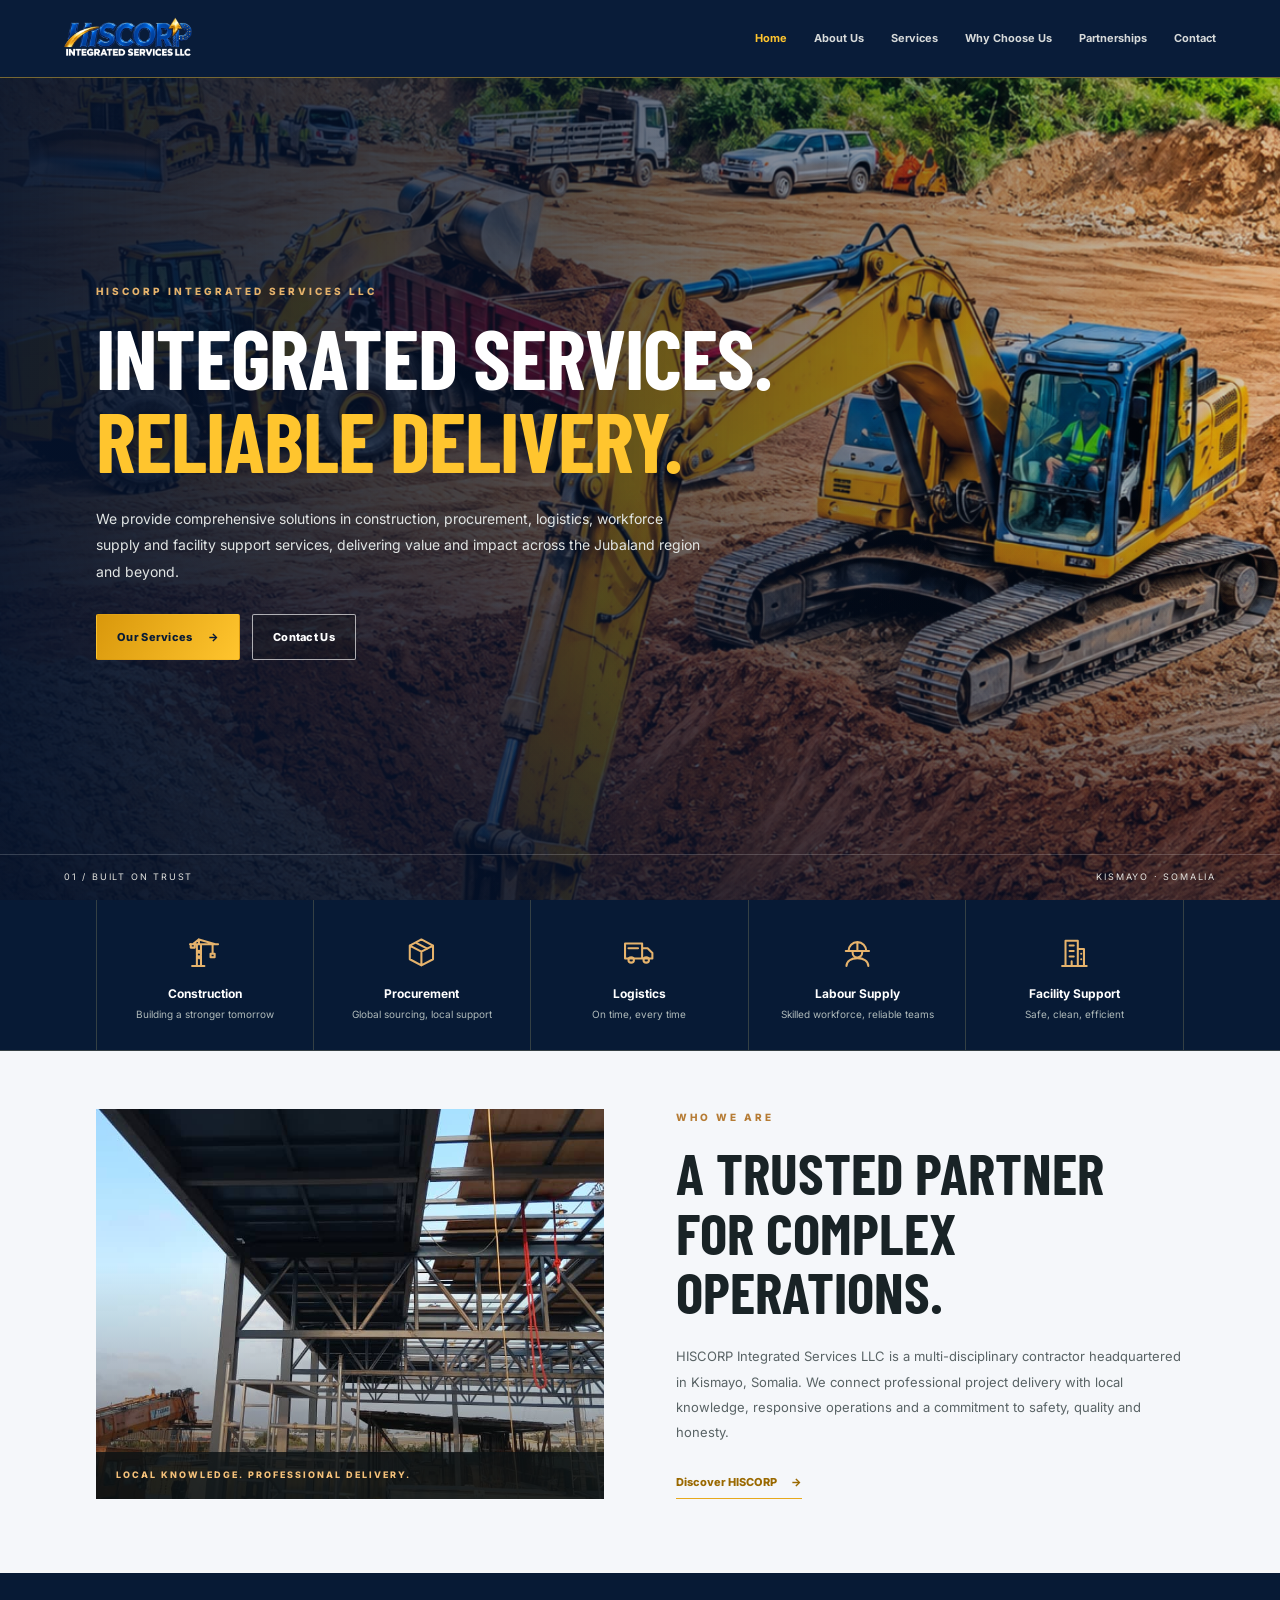
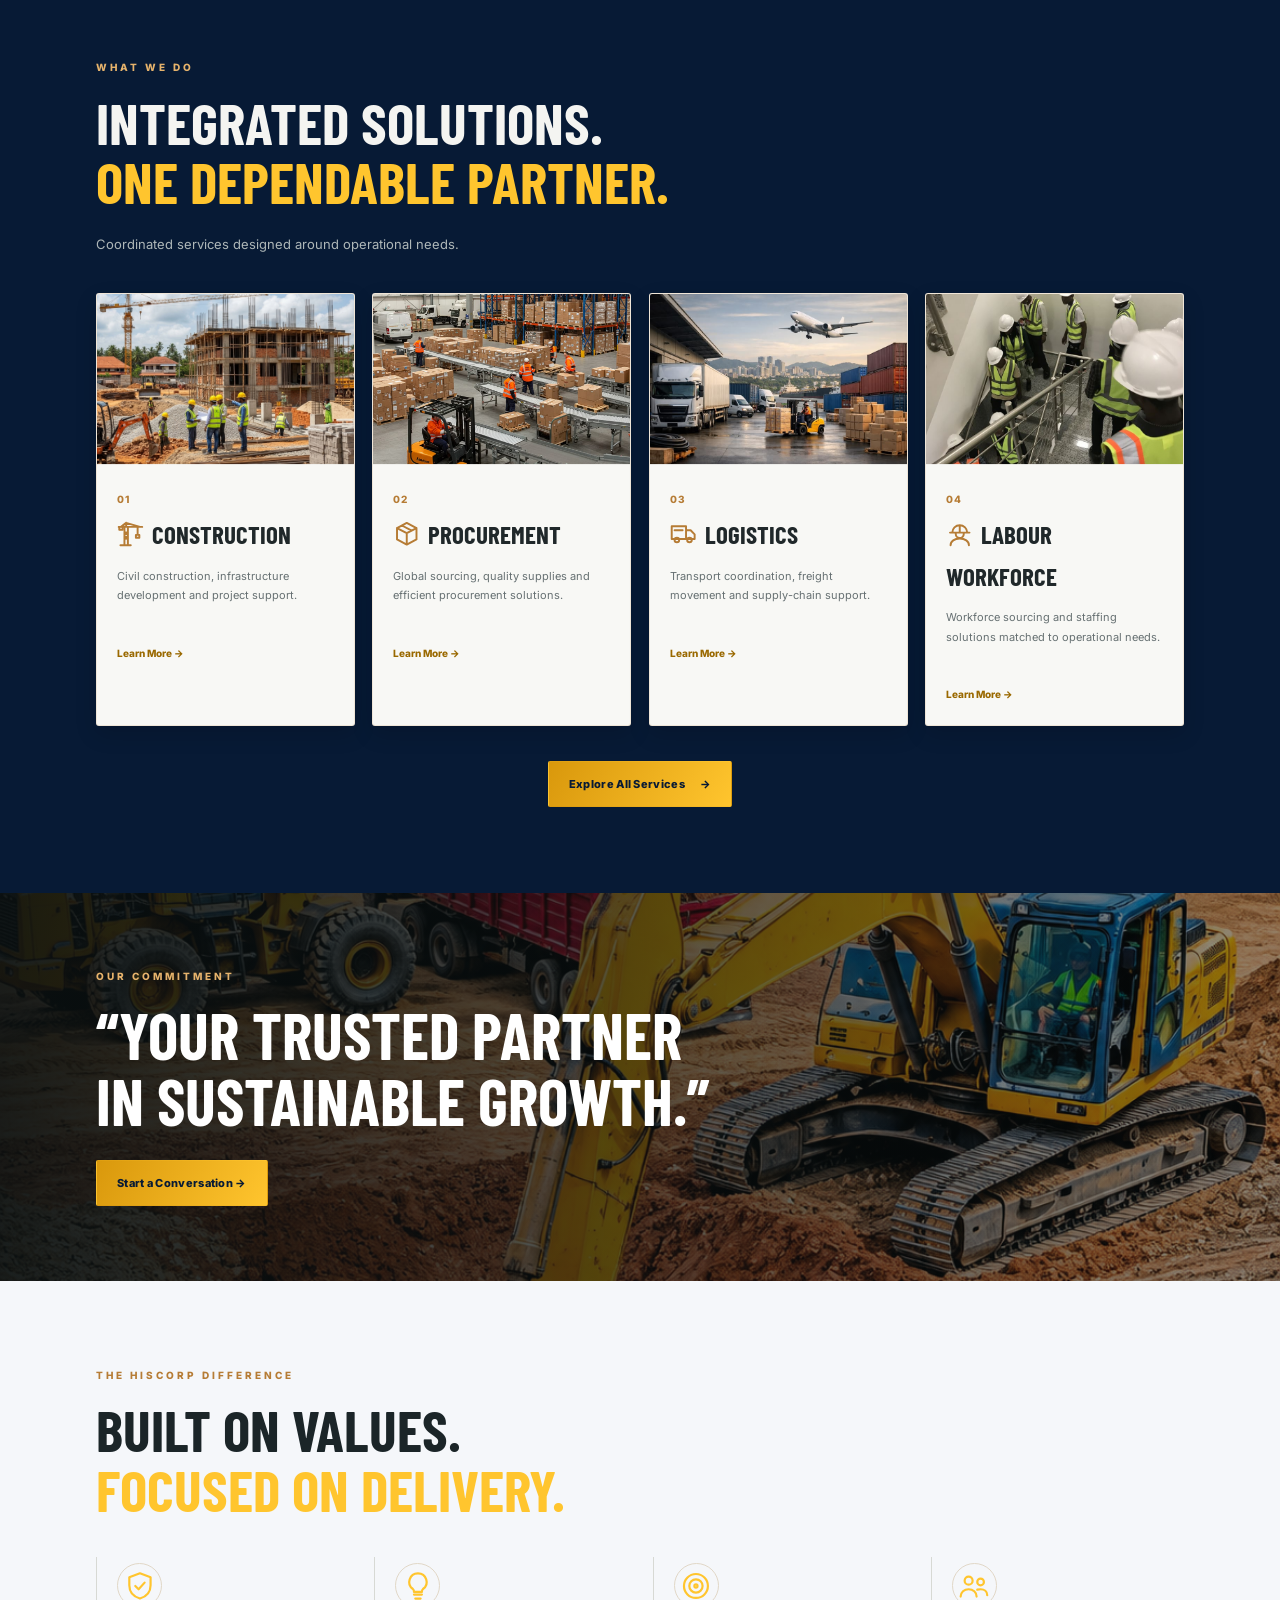
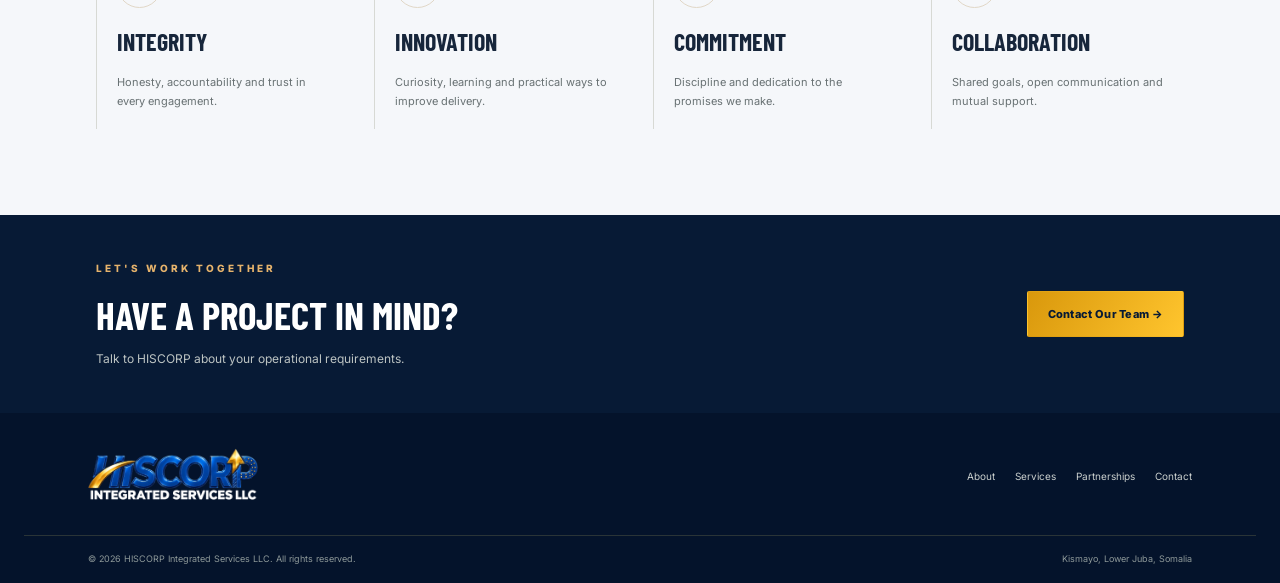
<file: index.html>
<!doctype html>
<html lang="en">
<head>
  <meta charset="utf-8"><meta name="viewport" content="width=device-width, initial-scale=1">
  <meta name="description" content="HISCORP Integrated Services LLC — construction, procurement, logistics, workforce supply and facility support in Kismayo, Somalia.">
  <meta name="theme-color" content="#111719">
  <link rel="icon" type="image/png" href="assets/hiscorp-logo.png"><title>HISCORP Integrated Services LLC | Integrated Services. Reliable Delivery.</title>
  <link rel="preconnect" href="https://fonts.googleapis.com"><link rel="preconnect" href="https://fonts.gstatic.com" crossorigin>
  <link href="https://fonts.googleapis.com/css2?family=Barlow+Condensed:wght@500;600;700;800&family=Inter:wght@400;500;600;700;800&display=swap" rel="stylesheet">
  <link rel="stylesheet" href="style.css">
</head>
<body class="home-page"><svg class="sprite" aria-hidden="true" xmlns="http://www.w3.org/2000/svg"><defs>
<symbol id="i-crane" viewBox="0 0 24 24"><path d="M3 22h9M6.5 22V6M9.5 22V6M6.5 10l3 3M9.5 10l-3 3M6.5 14l3 3M9.5 14l-3 3M8 6V2.5M1.5 6H22M8 2.5L20 6M8 2.5L3.5 6M18 6v7M16.5 13h3v2.5h-3z"/><path d="M2 6v2.5h3V6"/></symbol>
<symbol id="i-truck" viewBox="0 0 24 24"><path d="M1.5 5.5h12.5v11H1.5zM14 9h4l3.5 3.5v4H14z"/><circle cx="6" cy="17.5" r="2"/><circle cx="17" cy="17.5" r="2"/><path d="M4 9h7"/></symbol>
<symbol id="i-box" viewBox="0 0 24 24"><path d="M12 2.5l8.5 4.5v10L12 21.5 3.5 17V7zM3.5 7L12 11.5 20.5 7M12 11.5v10M7.8 4.8l8.5 4.5"/></symbol>
<symbol id="i-worker" viewBox="0 0 24 24"><path d="M5.5 11a6.5 6.5 0 0 1 13 0zM3.5 11h17M12 4.5V11M8.5 11v1.2a3.5 3.5 0 0 0 7 0V11M4 22c0-3.6 3.5-5.8 8-5.8s8 2.2 8 5.8"/></symbol>
<symbol id="i-building" viewBox="0 0 24 24"><path d="M3 22h18M5.5 22V3.5h9V22M14.5 9.5H19V22M8.5 7h3M8.5 11h3M8.5 15h3M17 13h.01M17 17h.01M10 22v-3.5"/></symbol>
<symbol id="i-shield" viewBox="0 0 24 24"><path d="M12 2.5l8 3v6c0 5-3.3 8.6-8 10-4.7-1.4-8-5-8-10v-6zM8.5 12l2.5 2.5 4.5-5"/></symbol>
<symbol id="i-bulb" viewBox="0 0 24 24"><path d="M9 18.5h6M10 21.5h4M12 2.5a6.5 6.5 0 0 0-3.8 11.8c.6.5.8 1.1.8 1.7v.5h6V16c0-.6.2-1.2.8-1.7A6.5 6.5 0 0 0 12 2.5z"/></symbol>
<symbol id="i-target" viewBox="0 0 24 24"><circle cx="12" cy="12" r="9"/><circle cx="12" cy="12" r="5"/><circle cx="12" cy="12" r="1.2"/></symbol>
<symbol id="i-link" viewBox="0 0 24 24"><circle cx="8" cy="8" r="3"/><circle cx="17" cy="9" r="2.5"/><path d="M2 20c0-3.3 2.7-5.5 6-5.5s6 2.2 6 5.5M14.5 14.8c.8-.2 1.6-.3 2.5-.3 2.8 0 5 1.8 5 4.5"/></symbol>
</defs></svg>
  <header class="site-header">
    <a class="brand" href="index.html" aria-label="HISCORP home"><span class="brand-mark logo-holder"><img src="assets/hiscorp-logo.png" alt="HISCORP Integrated Services LLC logo"></span></a>
    <button class="menu-toggle" id="menuToggle" aria-label="Open menu" aria-expanded="false">☰</button>
    <nav class="main-nav" id="mainNav">
      <a class="active" href="index.html">Home</a><a href="about.html">About Us</a><a href="services.html">Services</a><a href="why-us.html">Why Choose Us</a><a href="partnerships.html">Partnerships</a><a href="contact.html">Contact</a>
    </nav>
  </header>
  <main>
    <section class="hero">
      <div class="hero-image"></div><div class="hero-overlay"></div>
      <div class="container hero-content reveal">
        <p class="eyebrow">HISCORP INTEGRATED SERVICES LLC</p>
        <h1>Integrated Services.<br><span>Reliable Delivery.</span></h1>
        <p class="hero-copy">We provide comprehensive solutions in construction, procurement, logistics, workforce supply and facility support services, delivering value and impact across the Jubaland region and beyond.</p>
        <div class="hero-actions"><a class="btn btn-gold" href="services.html">Our Services <span>→</span></a><a class="btn btn-outline" href="contact.html">Contact Us</a></div>
      </div>
      <div class="hero-bottom"><span>01 / BUILT ON TRUST</span><span>KISMAYO · SOMALIA</span></div>
    </section>
    <section class="service-ribbon"><div class="container ribbon-grid">
      <a href="services.html#construction"><span class="service-icon"><svg class="ico" aria-hidden="true"><use href="#i-crane"/></svg></span><b>Construction</b><small>Building a stronger tomorrow</small></a>
      <a href="services.html#procurement"><span class="service-icon"><svg class="ico" aria-hidden="true"><use href="#i-box"/></svg></span><b>Procurement</b><small>Global sourcing, local support</small></a>
      <a href="services.html#logistics"><span class="service-icon"><svg class="ico" aria-hidden="true"><use href="#i-truck"/></svg></span><b>Logistics</b><small>On time, every time</small></a>
      <a href="services.html#workforce"><span class="service-icon"><svg class="ico" aria-hidden="true"><use href="#i-worker"/></svg></span><b>Labour Supply</b><small>Skilled workforce, reliable teams</small></a>
      <a href="services.html#facility"><span class="service-icon"><svg class="ico" aria-hidden="true"><use href="#i-building"/></svg></span><b>Facility Support</b><small>Safe, clean, efficient</small></a>
    </div></section>
    <section class="section section-light"><div class="container split">
      <div class="split-visual image-about"><span class="image-caption">LOCAL KNOWLEDGE. PROFESSIONAL DELIVERY.</span></div>
      <div class="split-copy reveal"><p class="eyebrow gold-text">WHO WE ARE</p><h2>A trusted partner for complex operations.</h2><p>HISCORP Integrated Services LLC is a multi-disciplinary contractor headquartered in Kismayo, Somalia. We connect professional project delivery with local knowledge, responsive operations and a commitment to safety, quality and honesty.</p><a class="text-link" href="about.html">Discover HISCORP <span>→</span></a></div>
    </div></section>
    <section class="section section-dark"><div class="container"><div class="section-heading reveal"><p class="eyebrow">WHAT WE DO</p><h2>Integrated solutions.<br><span>One dependable partner.</span></h2><p>Coordinated services designed around operational needs.</p></div>
      <div class="cards-grid">
        <article class="service-card"><div class="card-image card-construction"></div><div class="card-body"><span class="card-number">01</span><h3><svg class="ico h-ico" aria-hidden="true"><use href="#i-crane"/></svg>Construction</h3><p>Civil construction, infrastructure development and project support.</p><a href="services.html#construction">Learn More →</a></div></article>
        <article class="service-card"><div class="card-image card-procurement"></div><div class="card-body"><span class="card-number">02</span><h3><svg class="ico h-ico" aria-hidden="true"><use href="#i-box"/></svg>Procurement</h3><p>Global sourcing, quality supplies and efficient procurement solutions.</p><a href="services.html#procurement">Learn More →</a></div></article>
        <article class="service-card"><div class="card-image card-logistics"></div><div class="card-body"><span class="card-number">03</span><h3><svg class="ico h-ico" aria-hidden="true"><use href="#i-truck"/></svg>Logistics</h3><p>Transport coordination, freight movement and supply-chain support.</p><a href="services.html#logistics">Learn More →</a></div></article>
        <article class="service-card"><div class="card-image card-workforce"></div><div class="card-body"><span class="card-number">04</span><h3><svg class="ico h-ico" aria-hidden="true"><use href="#i-worker"/></svg>Labour Workforce</h3><p>Workforce sourcing and staffing solutions matched to operational needs.</p><a href="services.html#workforce">Learn More →</a></div></article>
      </div><div class="center-action"><a class="btn btn-gold" href="services.html">Explore All Services <span>→</span></a></div>
    </div></section>
    <section class="statement-band"><div class="container statement-content"><p class="eyebrow">OUR COMMITMENT</p><h2>“Your trusted partner<br>in sustainable growth.”</h2><a class="btn btn-gold" href="contact.html">Start a Conversation →</a></div></section>
    <section class="section section-light"><div class="container"><div class="section-heading dark-heading"><p class="eyebrow gold-text">THE HISCORP DIFFERENCE</p><h2>Built on values.<br><span>Focused on delivery.</span></h2></div><div class="values-grid">
      <div class="value-item"><span><svg class="ico" aria-hidden="true"><use href="#i-shield"/></svg></span><h3>Integrity</h3><p>Honesty, accountability and trust in every engagement.</p></div><div class="value-item"><span><svg class="ico" aria-hidden="true"><use href="#i-bulb"/></svg></span><h3>Innovation</h3><p>Curiosity, learning and practical ways to improve delivery.</p></div><div class="value-item"><span><svg class="ico" aria-hidden="true"><use href="#i-target"/></svg></span><h3>Commitment</h3><p>Discipline and dedication to the promises we make.</p></div><div class="value-item"><span><svg class="ico" aria-hidden="true"><use href="#i-link"/></svg></span><h3>Collaboration</h3><p>Shared goals, open communication and mutual support.</p></div>
    </div></div></section>
    <section class="contact-cta"><div class="container cta-row"><div><p class="eyebrow">LET'S WORK TOGETHER</p><h2>Have a project in mind?</h2><p>Talk to HISCORP about your operational requirements.</p></div><a class="btn btn-gold" href="contact.html">Contact Our Team →</a></div></section>
  </main>
  <footer class="site-footer"><div class="container footer-main"><a class="brand footer-brand" href="index.html" aria-label="HISCORP home"><span class="brand-mark logo-holder"><img src="assets/hiscorp-logo.png" alt="HISCORP Integrated Services LLC logo"></span></a><div class="footer-links"><a href="about.html">About</a><a href="services.html">Services</a><a href="partnerships.html">Partnerships</a><a href="contact.html">Contact</a></div></div><div class="container footer-bottom"><span>© <span data-year></span> HISCORP Integrated Services LLC. All rights reserved.</span><span>Kismayo, Lower Juba, Somalia</span></div></footer>
  <script src="script.js"></script>
</body></html>
</file>
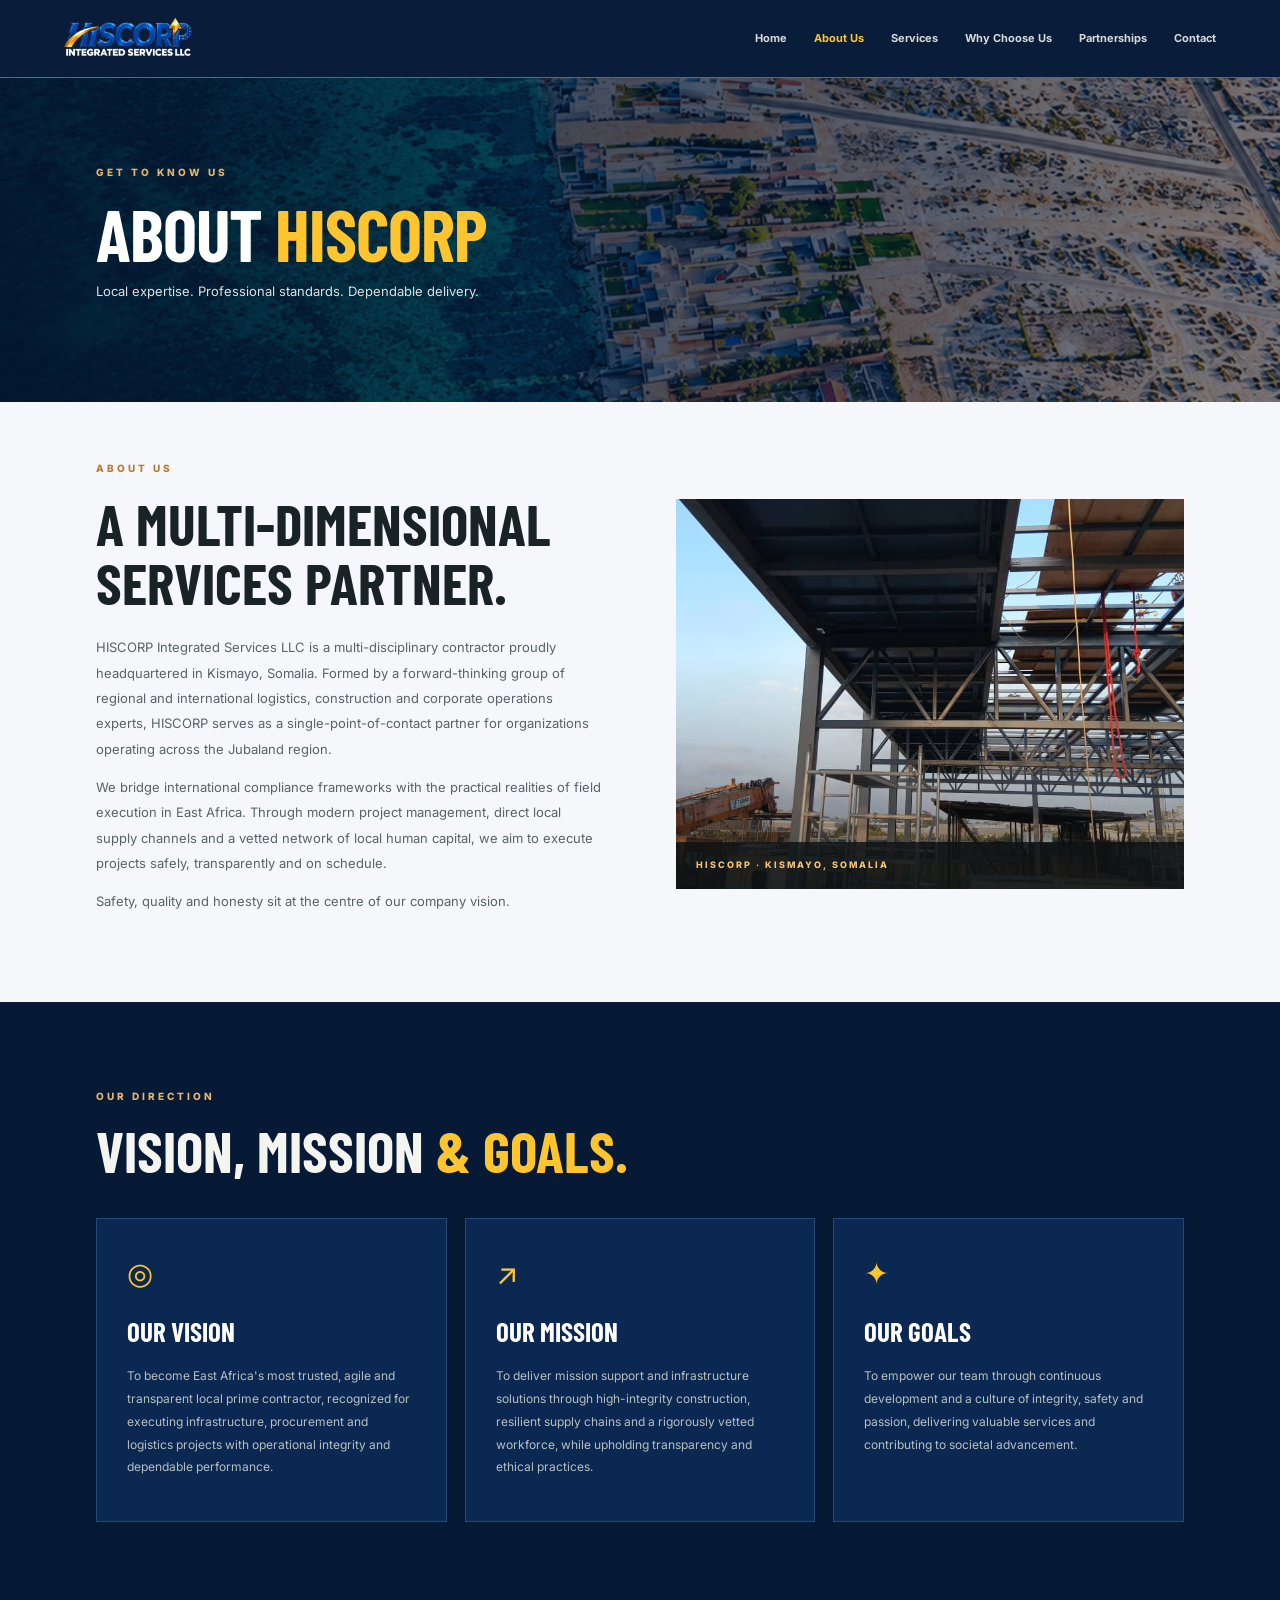
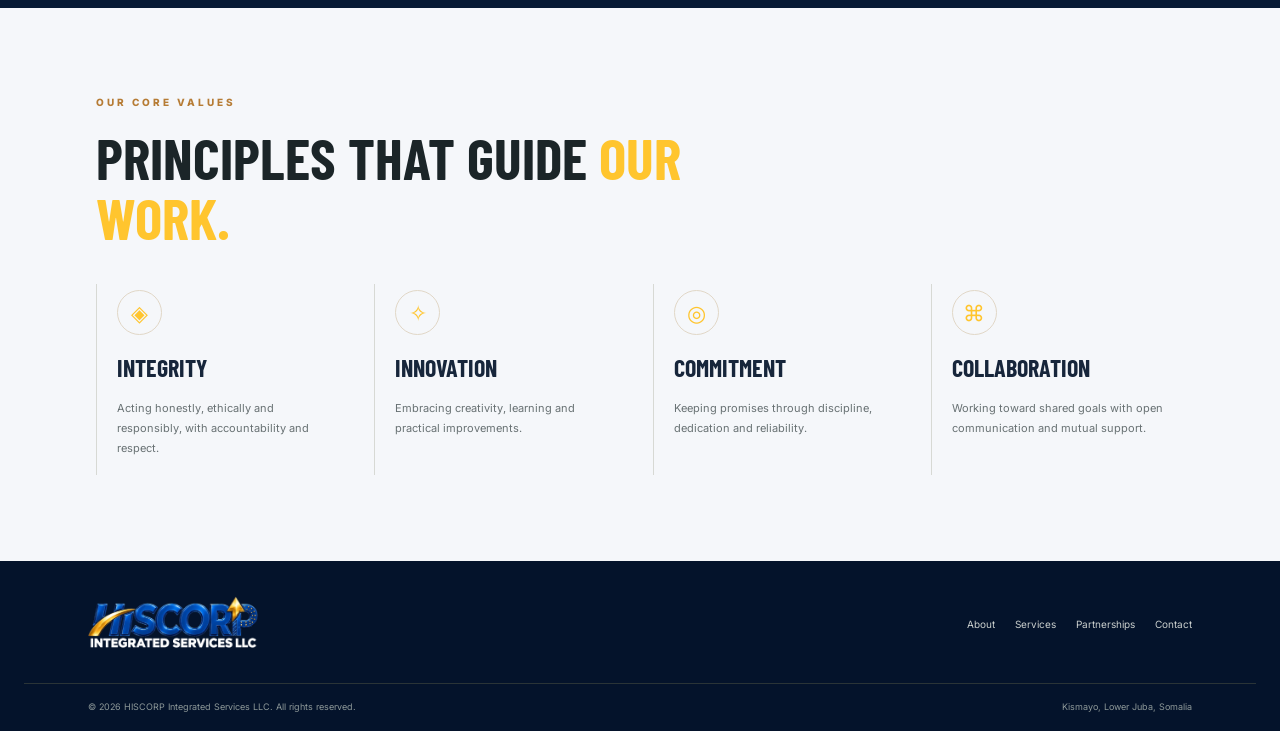
<file: about.html>
<!doctype html><html lang="en"><head><meta charset="utf-8"><meta name="viewport" content="width=device-width,initial-scale=1"><meta name="description" content="Learn about HISCORP Integrated Services LLC."><link rel="icon" type="image/png" href="assets/hiscorp-logo.png"><title>About Us | HISCORP</title><link rel="preconnect" href="https://fonts.googleapis.com"><link href="https://fonts.googleapis.com/css2?family=Barlow+Condensed:wght@500;600;700;800&family=Inter:wght@400;500;600;700;800&display=swap" rel="stylesheet"><link rel="stylesheet" href="style.css"></head><body><header class="site-header"><a class="brand" href="index.html"><span class="brand-mark logo-holder"><img src="assets/hiscorp-logo.png" alt="HISCORP Integrated Services LLC logo"></span></a><button class="menu-toggle" id="menuToggle">☰</button><nav class="main-nav" id="mainNav"><a href="index.html">Home</a><a class="active" href="about.html">About Us</a><a href="services.html">Services</a><a href="why-us.html">Why Choose Us</a><a href="partnerships.html">Partnerships</a><a href="contact.html">Contact</a></nav></header><main><section class="page-hero about-hero"><div class="container"><p class="eyebrow">GET TO KNOW US</p><h1>About <span>HISCORP</span></h1><p>Local expertise. Professional standards. Dependable delivery.</p></div></section><section class="section section-light"><div class="container split"><div class="split-copy reveal"><p class="eyebrow gold-text">ABOUT US</p><h2>A multi-dimensional services partner.</h2><p>HISCORP Integrated Services LLC is a multi-disciplinary contractor proudly headquartered in Kismayo, Somalia. Formed by a forward-thinking group of regional and international logistics, construction and corporate operations experts, HISCORP serves as a single-point-of-contact partner for organizations operating across the Jubaland region.</p><p>We bridge international compliance frameworks with the practical realities of field execution in East Africa. Through modern project management, direct local supply channels and a vetted network of local human capital, we aim to execute projects safely, transparently and on schedule.</p><p>Safety, quality and honesty sit at the centre of our company vision.</p></div><div class="split-visual image-about"><span class="image-caption">HISCORP · KISMAYO, SOMALIA</span></div></div></section><section class="section section-dark"><div class="container"><div class="section-heading"><p class="eyebrow">OUR DIRECTION</p><h2>Vision, mission <span>& goals.</span></h2></div><div class="three-grid"><article class="info-panel"><span class="panel-icon">◎</span><h3>Our Vision</h3><p>To become East Africa's most trusted, agile and transparent local prime contractor, recognized for executing infrastructure, procurement and logistics projects with operational integrity and dependable performance.</p></article><article class="info-panel"><span class="panel-icon">↗</span><h3>Our Mission</h3><p>To deliver mission support and infrastructure solutions through high-integrity construction, resilient supply chains and a rigorously vetted workforce, while upholding transparency and ethical practices.</p></article><article class="info-panel"><span class="panel-icon">✦</span><h3>Our Goals</h3><p>To empower our team through continuous development and a culture of integrity, safety and passion, delivering valuable services and contributing to societal advancement.</p></article></div></div></section><section class="section section-light"><div class="container"><div class="section-heading dark-heading"><p class="eyebrow gold-text">OUR CORE VALUES</p><h2>Principles that guide <span>our work.</span></h2></div><div class="values-grid"><div class="value-item"><span>◈</span><h3>Integrity</h3><p>Acting honestly, ethically and responsibly, with accountability and respect.</p></div><div class="value-item"><span>✧</span><h3>Innovation</h3><p>Embracing creativity, learning and practical improvements.</p></div><div class="value-item"><span>◎</span><h3>Commitment</h3><p>Keeping promises through discipline, dedication and reliability.</p></div><div class="value-item"><span>⌘</span><h3>Collaboration</h3><p>Working toward shared goals with open communication and mutual support.</p></div></div></div></section></main><footer class="site-footer"><div class="container footer-main"><a class="brand footer-brand" href="index.html" aria-label="HISCORP home"><span class="brand-mark logo-holder"><img src="assets/hiscorp-logo.png" alt="HISCORP Integrated Services LLC logo"></span></a><div class="footer-links"><a href="about.html">About</a><a href="services.html">Services</a><a href="partnerships.html">Partnerships</a><a href="contact.html">Contact</a></div></div><div class="container footer-bottom"><span>© <span data-year></span> HISCORP Integrated Services LLC. All rights reserved.</span><span>Kismayo, Lower Juba, Somalia</span></div></footer><script src="script.js"></script></body></html>
</file>
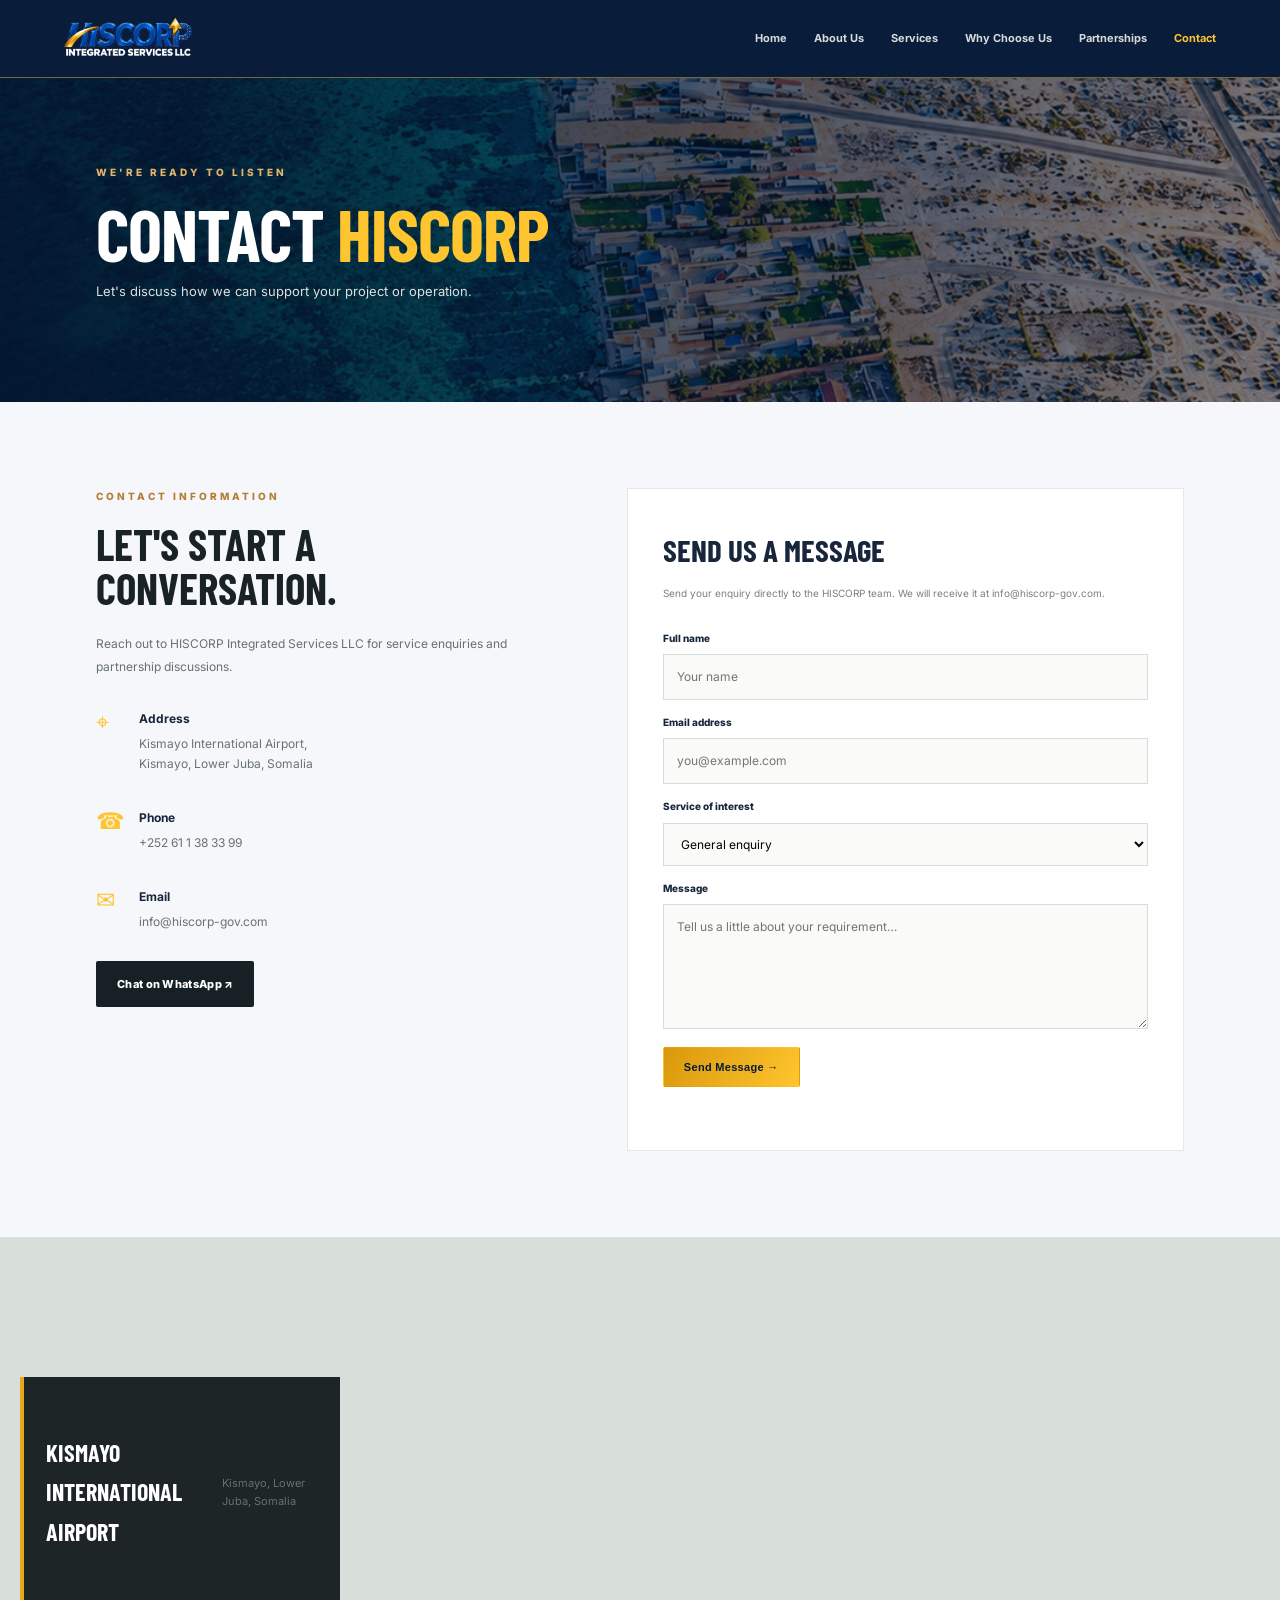
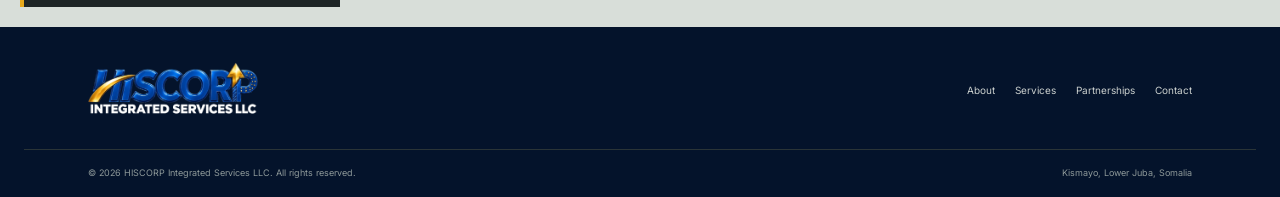
<file: contact.html>
<!doctype html><html lang="en"><head><meta charset="utf-8"><meta name="viewport" content="width=device-width,initial-scale=1"><meta name="description" content="Contact HISCORP Integrated Services LLC in Kismayo, Somalia."><link rel="icon" type="image/png" href="assets/hiscorp-logo.png"><title>Contact Us | HISCORP</title><link rel="preconnect" href="https://fonts.googleapis.com"><link href="https://fonts.googleapis.com/css2?family=Barlow+Condensed:wght@500;600;700;800&family=Inter:wght@400;500;600;700;800&display=swap" rel="stylesheet"><link rel="stylesheet" href="style.css"></head><body><header class="site-header"><a class="brand" href="index.html"><span class="brand-mark logo-holder"><img src="assets/hiscorp-logo.png" alt="HISCORP Integrated Services LLC logo"></span></a><button class="menu-toggle" id="menuToggle">☰</button><nav class="main-nav" id="mainNav"><a href="index.html">Home</a><a href="about.html">About Us</a><a href="services.html">Services</a><a href="why-us.html">Why Choose Us</a><a href="partnerships.html">Partnerships</a><a class="active" href="contact.html">Contact</a></nav></header><main><section class="page-hero contact-hero"><div class="container"><p class="eyebrow">WE'RE READY TO LISTEN</p><h1>Contact <span>HISCORP</span></h1><p>Let's discuss how we can support your project or operation.</p></div></section><section class="section section-light"><div class="container contact-layout"><div class="contact-info"><p class="eyebrow gold-text">CONTACT INFORMATION</p><h2>Let's start a conversation.</h2><p>Reach out to HISCORP Integrated Services LLC for service enquiries and partnership discussions.</p><div class="contact-line"><span>⌖</span><div><b>Address</b><p>Kismayo International Airport,<br>Kismayo, Lower Juba, Somalia</p></div></div><div class="contact-line"><span>☎</span><div><b>Phone</b><p><a href="tel:+252611444475">+252 61 1 38 33 99</a></p></div></div><div class="contact-line"><span>✉</span><div><b>Email</b><p><a href="mailto:info@hiscorp-gov.com">info@hiscorp-gov.com</a></p></div></div><a class="btn btn-dark" href="https://wa.me/252611383399" target="_blank" rel="noopener">Chat on WhatsApp ↗</a></div><div class="contact-form-wrap"><h3>Send us a message</h3><p class="form-note">Send your enquiry directly to the HISCORP team. We will receive it at info@hiscorp-gov.com.</p><form id="contactForm" action="https://formsubmit.co/ajax/info@hiscorp-gov.com" method="POST"><input type="hidden" name="_subject" value="New HISCORP website enquiry"><input type="hidden" name="_template" value="table"><input type="hidden" name="_captcha" value="true"><label for="name">Full name</label><input id="name" name="name" required placeholder="Your name"><label for="email">Email address</label><input id="email" name="email" type="email" required placeholder="you@example.com"><label for="service">Service of interest</label><select id="service" name="service"><option>General enquiry</option><option>Construction</option><option>Procurement</option><option>Logistics / Warehousing</option><option>Labour Workforce Supply</option><option>Facility Support</option><option>Partnership</option></select><label for="message">Message</label><textarea id="message" name="message" required rows="5" placeholder="Tell us a little about your requirement…"></textarea><button class="btn btn-gold" id="contactSubmit" type="submit">Send Message →</button><p class="form-note" id="formStatus" aria-live="polite"></p></form></div></div></section><section class="map-panel" aria-label="Map with location marker at Kismayo International Airport"><iframe title="Kismayo International Airport location map with airport marker" src="https://www.openstreetmap.org/export/embed.html?bbox=42.4393%2C-0.3977%2C42.4793%2C-0.3577&amp;layer=mapnik&amp;marker=-0.377694%2C42.459306" loading="lazy"></iframe><div class="map-grid"><h3>Kismayo International Airport</h3><p>Kismayo, Lower Juba, Somalia</p></div></section></main><footer class="site-footer"><div class="container footer-main"><a class="brand footer-brand" href="index.html" aria-label="HISCORP home"><span class="brand-mark logo-holder"><img src="assets/hiscorp-logo.png" alt="HISCORP Integrated Services LLC logo"></span></a><div class="footer-links"><a href="about.html">About</a><a href="services.html">Services</a><a href="partnerships.html">Partnerships</a><a href="contact.html">Contact</a></div></div><div class="container footer-bottom"><span>© <span data-year></span> HISCORP Integrated Services LLC. All rights reserved.</span><span>Kismayo, Lower Juba, Somalia</span></div></footer><script src="script.js"></script></body></html>
</file>
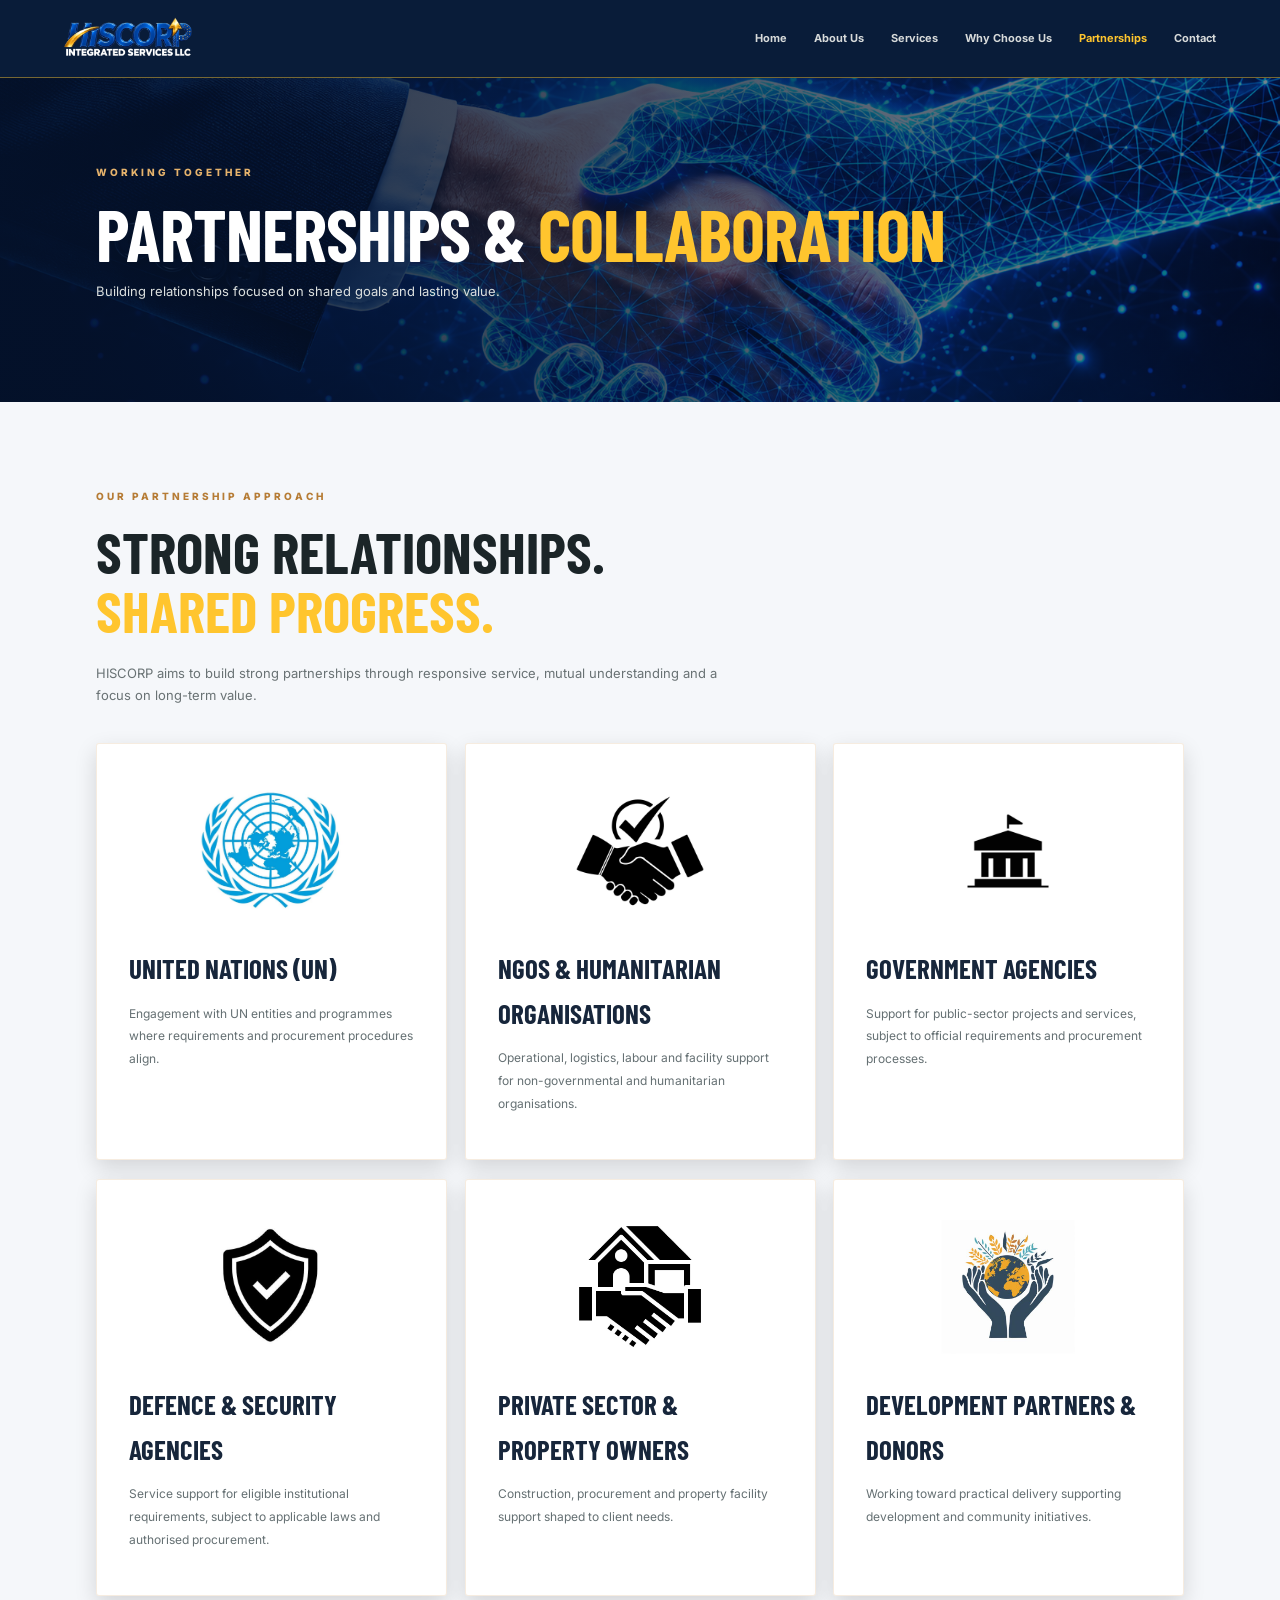
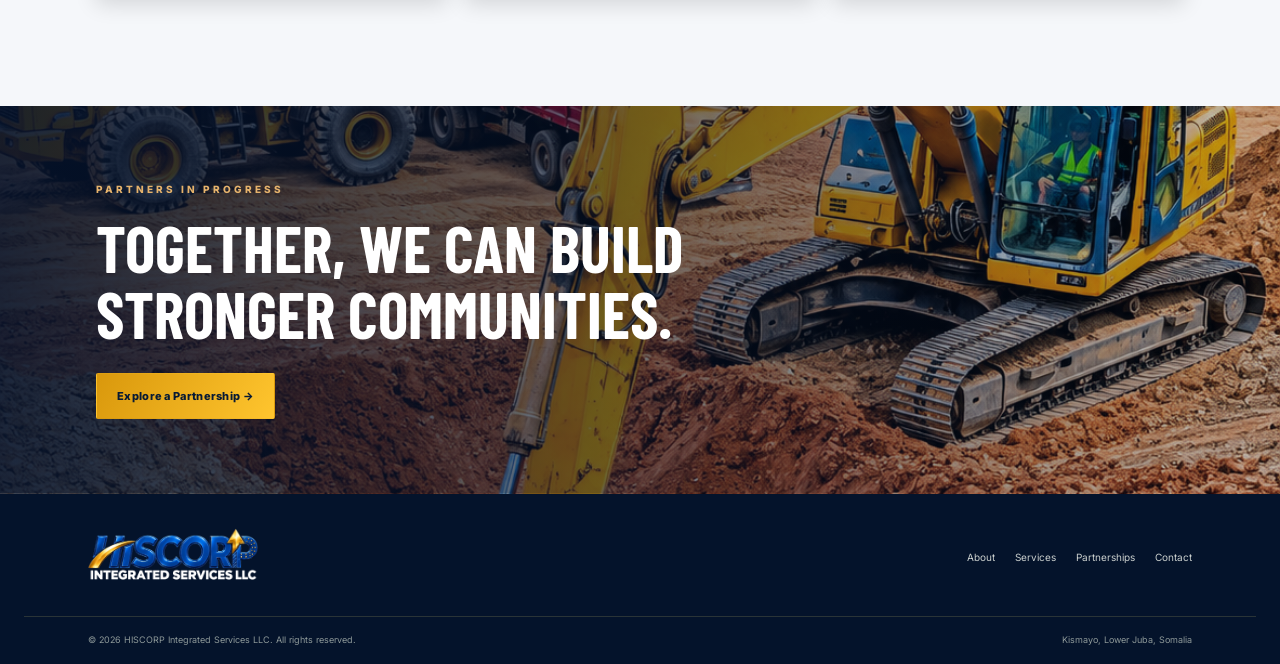
<file: partnerships.html>
<!doctype html><html lang="en"><head><meta charset="utf-8"><meta name="viewport" content="width=device-width,initial-scale=1"><meta name="description" content="HISCORP partnerships and client relationships."><link rel="icon" type="image/png" href="assets/hiscorp-logo.png"><title>Partnerships | HISCORP</title><link rel="preconnect" href="https://fonts.googleapis.com"><link href="https://fonts.googleapis.com/css2?family=Barlow+Condensed:wght@500;600;700;800&family=Inter:wght@400;500;600;700;800&display=swap" rel="stylesheet"><link rel="stylesheet" href="style.css"></head><body><header class="site-header"><a class="brand" href="index.html"><span class="brand-mark logo-holder"><img src="assets/hiscorp-logo.png" alt="HISCORP Integrated Services LLC logo"></span></a><button class="menu-toggle" id="menuToggle">☰</button><nav class="main-nav" id="mainNav"><a href="index.html">Home</a><a href="about.html">About Us</a><a href="services.html">Services</a><a href="why-us.html">Why Choose Us</a><a class="active" href="partnerships.html">Partnerships</a><a href="contact.html">Contact</a></nav></header><main><section class="page-hero partners-hero"><div class="container"><p class="eyebrow">WORKING TOGETHER</p><h1>Partnerships & <span>Collaboration</span></h1><p>Building relationships focused on shared goals and lasting value.</p></div></section><section class="section section-light"><div class="container"><div class="section-heading dark-heading"><p class="eyebrow gold-text">OUR PARTNERSHIP APPROACH</p><h2>Strong relationships.<br><span>Shared progress.</span></h2><p>HISCORP aims to build strong partnerships through responsive service, mutual understanding and a focus on long-term value.</p></div><div class="three-grid partner-grid">
<article class="partner-card"><img class="partner-logo" src="assets/partnership-images/un-emblem.jpeg" alt="United Nations emblem image (illustrative)"><h3>United Nations (UN)</h3><p>Engagement with UN entities and programmes where requirements and procurement procedures align.</p><small></small></article>
<article class="partner-card"><img class="partner-logo" src="assets/partnership-images/ngo-collaboration.jpeg" alt="NGO collaboration image"><h3>NGOs & Humanitarian Organisations</h3><p>Operational, logistics, labour and facility support for non-governmental and humanitarian organisations.</p></article>
<article class="partner-card"><img class="partner-logo" src="assets/partnership-images/government-building.jpeg" alt="Government building image"><h3>Government Agencies</h3><p>Support for public-sector projects and services, subject to official requirements and procurement processes.</p></article>
<article class="partner-card"><img class="partner-logo" src="assets/partnership-images/defence-security.jpeg" alt="Defence and security shield image"><h3>Defence & Security Agencies</h3><p>Service support for eligible institutional requirements, subject to applicable laws and authorised procurement.</p></article>
<article class="partner-card"><img class="partner-logo" src="assets/partnership-images/private-sector-property.jpeg" alt="Private sector and property handshake image"><h3>Private Sector & Property Owners</h3><p>Construction, procurement and property facility support shaped to client needs.</p></article>
<article class="partner-card"><img class="partner-logo" src="assets/partnership-images/development-partners.jpeg" alt="Development partners globe and hands image"><h3>Development Partners & Donors</h3><p>Working toward practical delivery supporting development and community initiatives.</p></article></div></div><p class="partnership-disclaimer"><small></small></p></div></section><section class="statement-band handshake-band"><div class="container statement-content"><p class="eyebrow">PARTNERS IN PROGRESS</p><h2>Together, we can build<br>stronger communities.</h2><a class="btn btn-gold" href="contact.html">Explore a Partnership →</a></div></section></main><footer class="site-footer"><div class="container footer-main"><a class="brand footer-brand" href="index.html" aria-label="HISCORP home"><span class="brand-mark logo-holder"><img src="assets/hiscorp-logo.png" alt="HISCORP Integrated Services LLC logo"></span></a><div class="footer-links"><a href="about.html">About</a><a href="services.html">Services</a><a href="partnerships.html">Partnerships</a><a href="contact.html">Contact</a></div></div><div class="container footer-bottom"><span>© <span data-year></span> HISCORP Integrated Services LLC. All rights reserved.</span><span>Kismayo, Lower Juba, Somalia</span></div></footer><script src="script.js"></script></body></html>
</file>
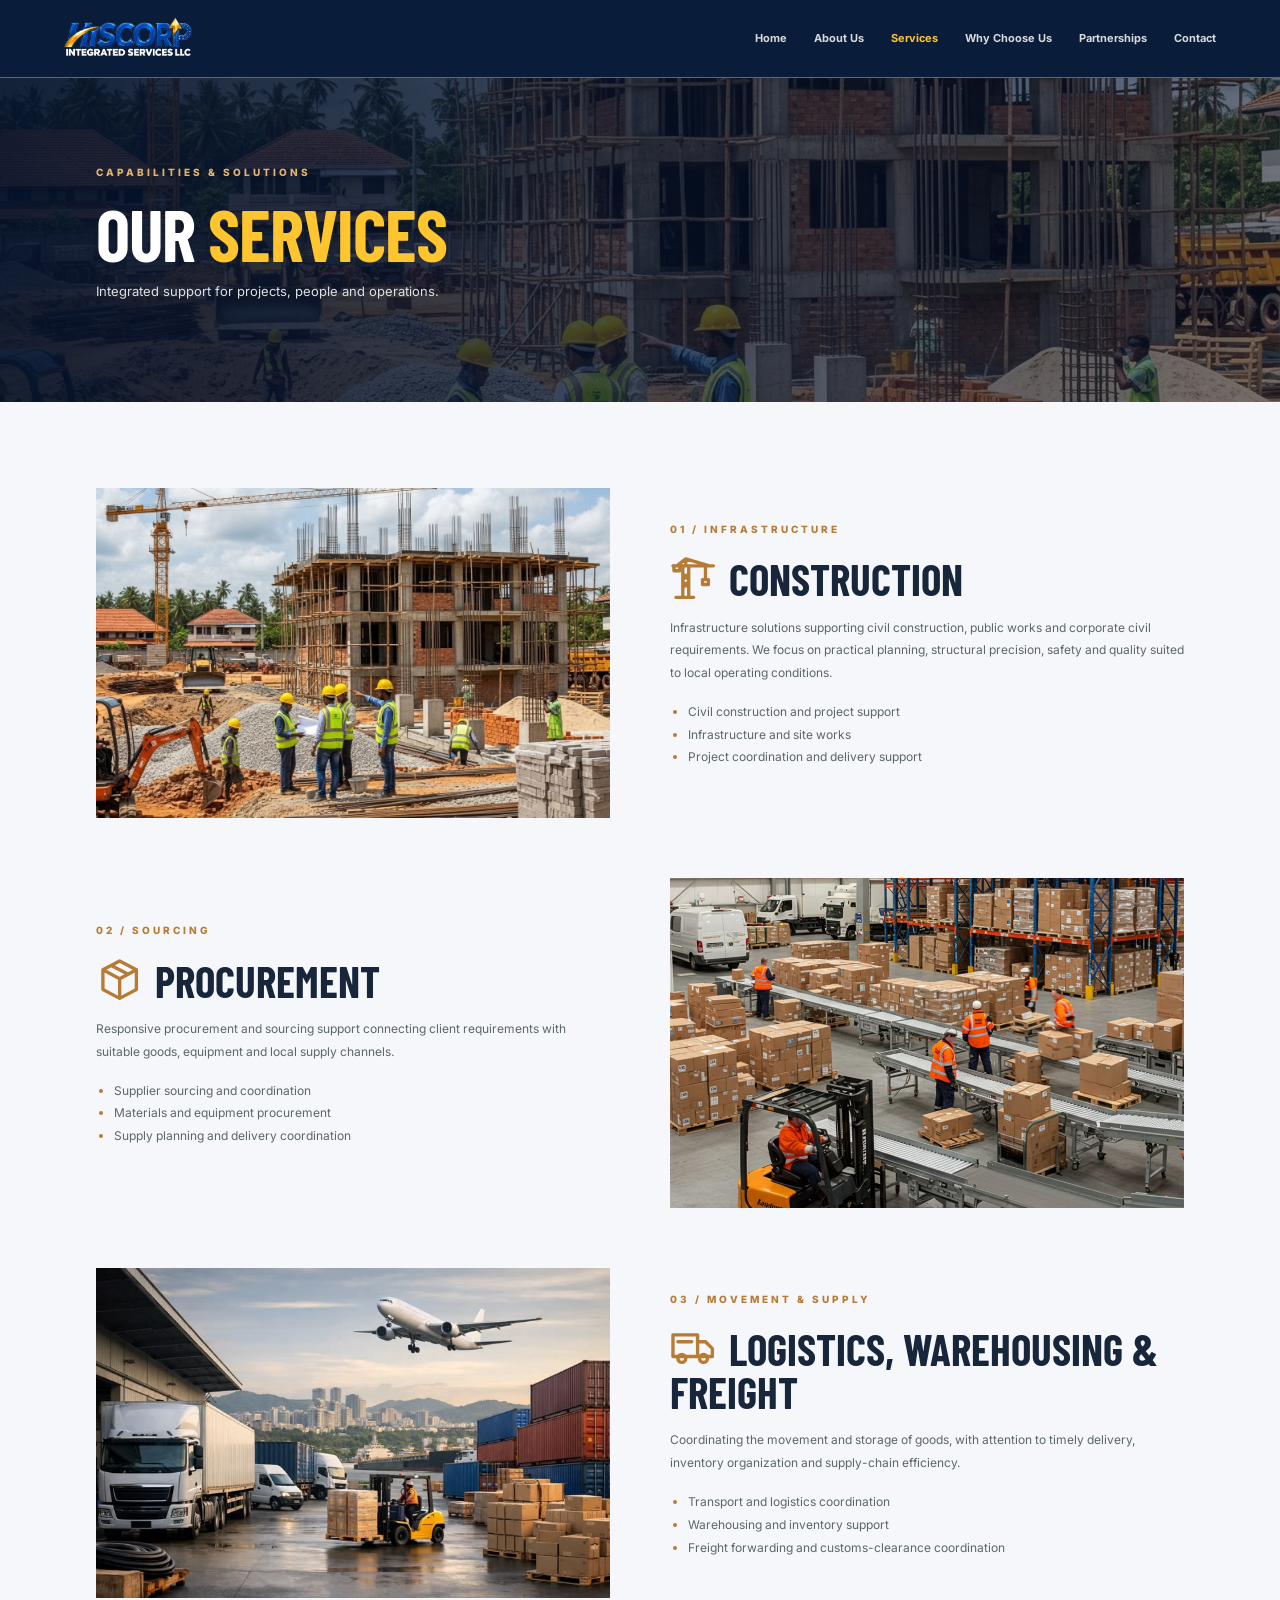
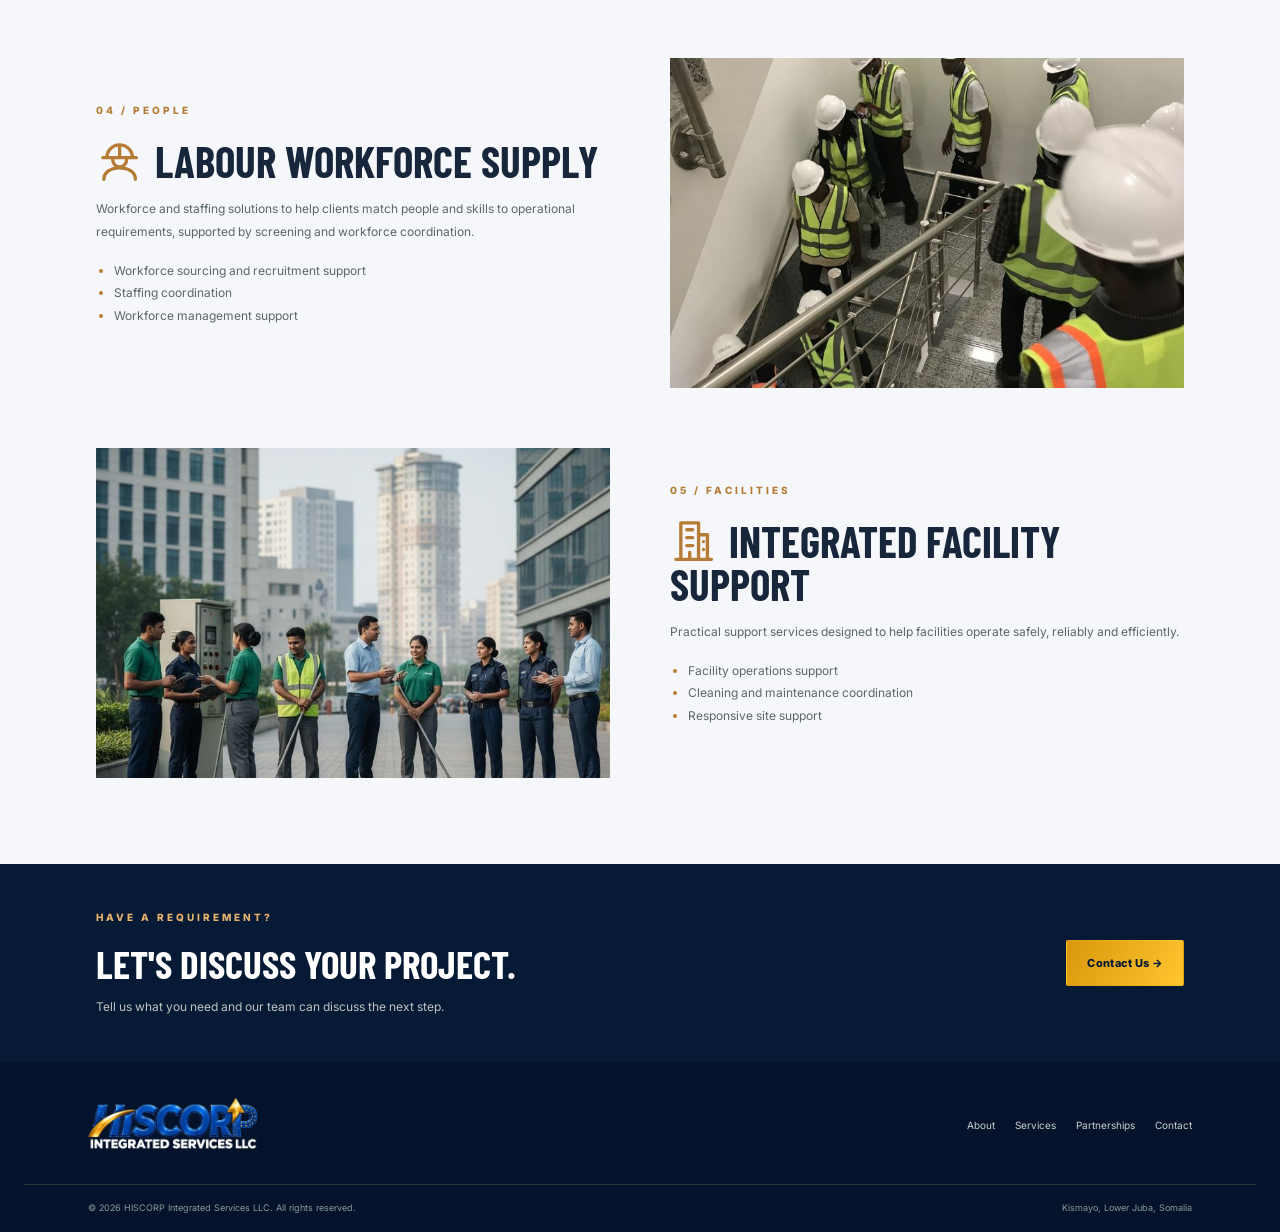
<file: services.html>
<!doctype html><html lang="en"><head><meta charset="utf-8"><meta name="viewport" content="width=device-width,initial-scale=1"><meta name="description" content="Construction, procurement, logistics, warehousing, freight and workforce services from HISCORP."><link rel="icon" type="image/png" href="assets/hiscorp-logo.png"><title>Our Services | HISCORP</title><link rel="preconnect" href="https://fonts.googleapis.com"><link href="https://fonts.googleapis.com/css2?family=Barlow+Condensed:wght@500;600;700;800&family=Inter:wght@400;500;600;700;800&display=swap" rel="stylesheet"><link rel="stylesheet" href="style.css"></head><body><svg class="sprite" aria-hidden="true" xmlns="http://www.w3.org/2000/svg"><defs>
<symbol id="i-crane" viewBox="0 0 24 24"><path d="M3 22h9M6.5 22V6M9.5 22V6M6.5 10l3 3M9.5 10l-3 3M6.5 14l3 3M9.5 14l-3 3M8 6V2.5M1.5 6H22M8 2.5L20 6M8 2.5L3.5 6M18 6v7M16.5 13h3v2.5h-3z"/><path d="M2 6v2.5h3V6"/></symbol>
<symbol id="i-truck" viewBox="0 0 24 24"><path d="M1.5 5.5h12.5v11H1.5zM14 9h4l3.5 3.5v4H14z"/><circle cx="6" cy="17.5" r="2"/><circle cx="17" cy="17.5" r="2"/><path d="M4 9h7"/></symbol>
<symbol id="i-box" viewBox="0 0 24 24"><path d="M12 2.5l8.5 4.5v10L12 21.5 3.5 17V7zM3.5 7L12 11.5 20.5 7M12 11.5v10M7.8 4.8l8.5 4.5"/></symbol>
<symbol id="i-worker" viewBox="0 0 24 24"><path d="M5.5 11a6.5 6.5 0 0 1 13 0zM3.5 11h17M12 4.5V11M8.5 11v1.2a3.5 3.5 0 0 0 7 0V11M4 22c0-3.6 3.5-5.8 8-5.8s8 2.2 8 5.8"/></symbol>
<symbol id="i-building" viewBox="0 0 24 24"><path d="M3 22h18M5.5 22V3.5h9V22M14.5 9.5H19V22M8.5 7h3M8.5 11h3M8.5 15h3M17 13h.01M17 17h.01M10 22v-3.5"/></symbol>
<symbol id="i-shield" viewBox="0 0 24 24"><path d="M12 2.5l8 3v6c0 5-3.3 8.6-8 10-4.7-1.4-8-5-8-10v-6zM8.5 12l2.5 2.5 4.5-5"/></symbol>
<symbol id="i-bulb" viewBox="0 0 24 24"><path d="M9 18.5h6M10 21.5h4M12 2.5a6.5 6.5 0 0 0-3.8 11.8c.6.5.8 1.1.8 1.7v.5h6V16c0-.6.2-1.2.8-1.7A6.5 6.5 0 0 0 12 2.5z"/></symbol>
<symbol id="i-target" viewBox="0 0 24 24"><circle cx="12" cy="12" r="9"/><circle cx="12" cy="12" r="5"/><circle cx="12" cy="12" r="1.2"/></symbol>
<symbol id="i-link" viewBox="0 0 24 24"><circle cx="8" cy="8" r="3"/><circle cx="17" cy="9" r="2.5"/><path d="M2 20c0-3.3 2.7-5.5 6-5.5s6 2.2 6 5.5M14.5 14.8c.8-.2 1.6-.3 2.5-.3 2.8 0 5 1.8 5 4.5"/></symbol>
</defs></svg><header class="site-header"><a class="brand" href="index.html"><span class="brand-mark logo-holder"><img src="assets/hiscorp-logo.png" alt="HISCORP Integrated Services LLC logo"></span></a><button class="menu-toggle" id="menuToggle">☰</button><nav class="main-nav" id="mainNav"><a href="index.html">Home</a><a href="about.html">About Us</a><a class="active" href="services.html">Services</a><a href="why-us.html">Why Choose Us</a><a href="partnerships.html">Partnerships</a><a href="contact.html">Contact</a></nav></header><main><section class="page-hero services-hero"><div class="container"><p class="eyebrow">CAPABILITIES & SOLUTIONS</p><h1>Our <span>Services</span></h1><p>Integrated support for projects, people and operations.</p></div></section><section class="section section-light"><div class="container service-detail-list"><article class="service-detail reveal" id="construction"><div class="detail-image card-construction"></div><div><p class="eyebrow gold-text">01 / INFRASTRUCTURE</p><h2><svg class="ico" aria-hidden="true"><use href="#i-crane"/></svg>Construction</h2><p>Infrastructure solutions supporting civil construction, public works and corporate civil requirements. We focus on practical planning, structural precision, safety and quality suited to local operating conditions.</p><ul><li>Civil construction and project support</li><li>Infrastructure and site works</li><li>Project coordination and delivery support</li></ul></div></article><article class="service-detail reverse reveal" id="procurement"><div class="detail-image card-procurement"></div><div><p class="eyebrow gold-text">02 / SOURCING</p><h2><svg class="ico" aria-hidden="true"><use href="#i-box"/></svg>Procurement</h2><p>Responsive procurement and sourcing support connecting client requirements with suitable goods, equipment and local supply channels.</p><ul><li>Supplier sourcing and coordination</li><li>Materials and equipment procurement</li><li>Supply planning and delivery coordination</li></ul></div></article><article class="service-detail reveal" id="logistics"><div class="detail-image card-logistics"></div><div><p class="eyebrow gold-text">03 / MOVEMENT & SUPPLY</p><h2><svg class="ico" aria-hidden="true"><use href="#i-truck"/></svg>Logistics, warehousing & freight</h2><p>Coordinating the movement and storage of goods, with attention to timely delivery, inventory organization and supply-chain efficiency.</p><ul><li>Transport and logistics coordination</li><li>Warehousing and inventory support</li><li>Freight forwarding and customs-clearance coordination</li></ul></div></article><article class="service-detail reverse reveal" id="workforce"><div class="detail-image card-workforce"></div><div><p class="eyebrow gold-text">04 / PEOPLE</p><h2><svg class="ico" aria-hidden="true"><use href="#i-worker"/></svg>Labour workforce supply</h2><p>Workforce and staffing solutions to help clients match people and skills to operational requirements, supported by screening and workforce coordination.</p><ul><li>Workforce sourcing and recruitment support</li><li>Staffing coordination</li><li>Workforce management support</li></ul></div></article><article class="service-detail reveal" id="facility"><div class="detail-image card-facility"></div><div><p class="eyebrow gold-text">05 / FACILITIES</p><h2><svg class="ico" aria-hidden="true"><use href="#i-building"/></svg>Integrated facility support</h2><p>Practical support services designed to help facilities operate safely, reliably and efficiently.</p><ul><li>Facility operations support</li><li>Cleaning and maintenance coordination</li><li>Responsive site support</li></ul></div></article></div></section><section class="contact-cta"><div class="container cta-row"><div><p class="eyebrow">HAVE A REQUIREMENT?</p><h2>Let's discuss your project.</h2><p>Tell us what you need and our team can discuss the next step.</p></div><a class="btn btn-gold" href="contact.html">Contact Us →</a></div></section></main><footer class="site-footer"><div class="container footer-main"><a class="brand footer-brand" href="index.html" aria-label="HISCORP home"><span class="brand-mark logo-holder"><img src="assets/hiscorp-logo.png" alt="HISCORP Integrated Services LLC logo"></span></a><div class="footer-links"><a href="about.html">About</a><a href="services.html">Services</a><a href="partnerships.html">Partnerships</a><a href="contact.html">Contact</a></div></div><div class="container footer-bottom"><span>© <span data-year></span> HISCORP Integrated Services LLC. All rights reserved.</span><span>Kismayo, Lower Juba, Somalia</span></div></footer><script src="script.js"></script></body></html>
</file>
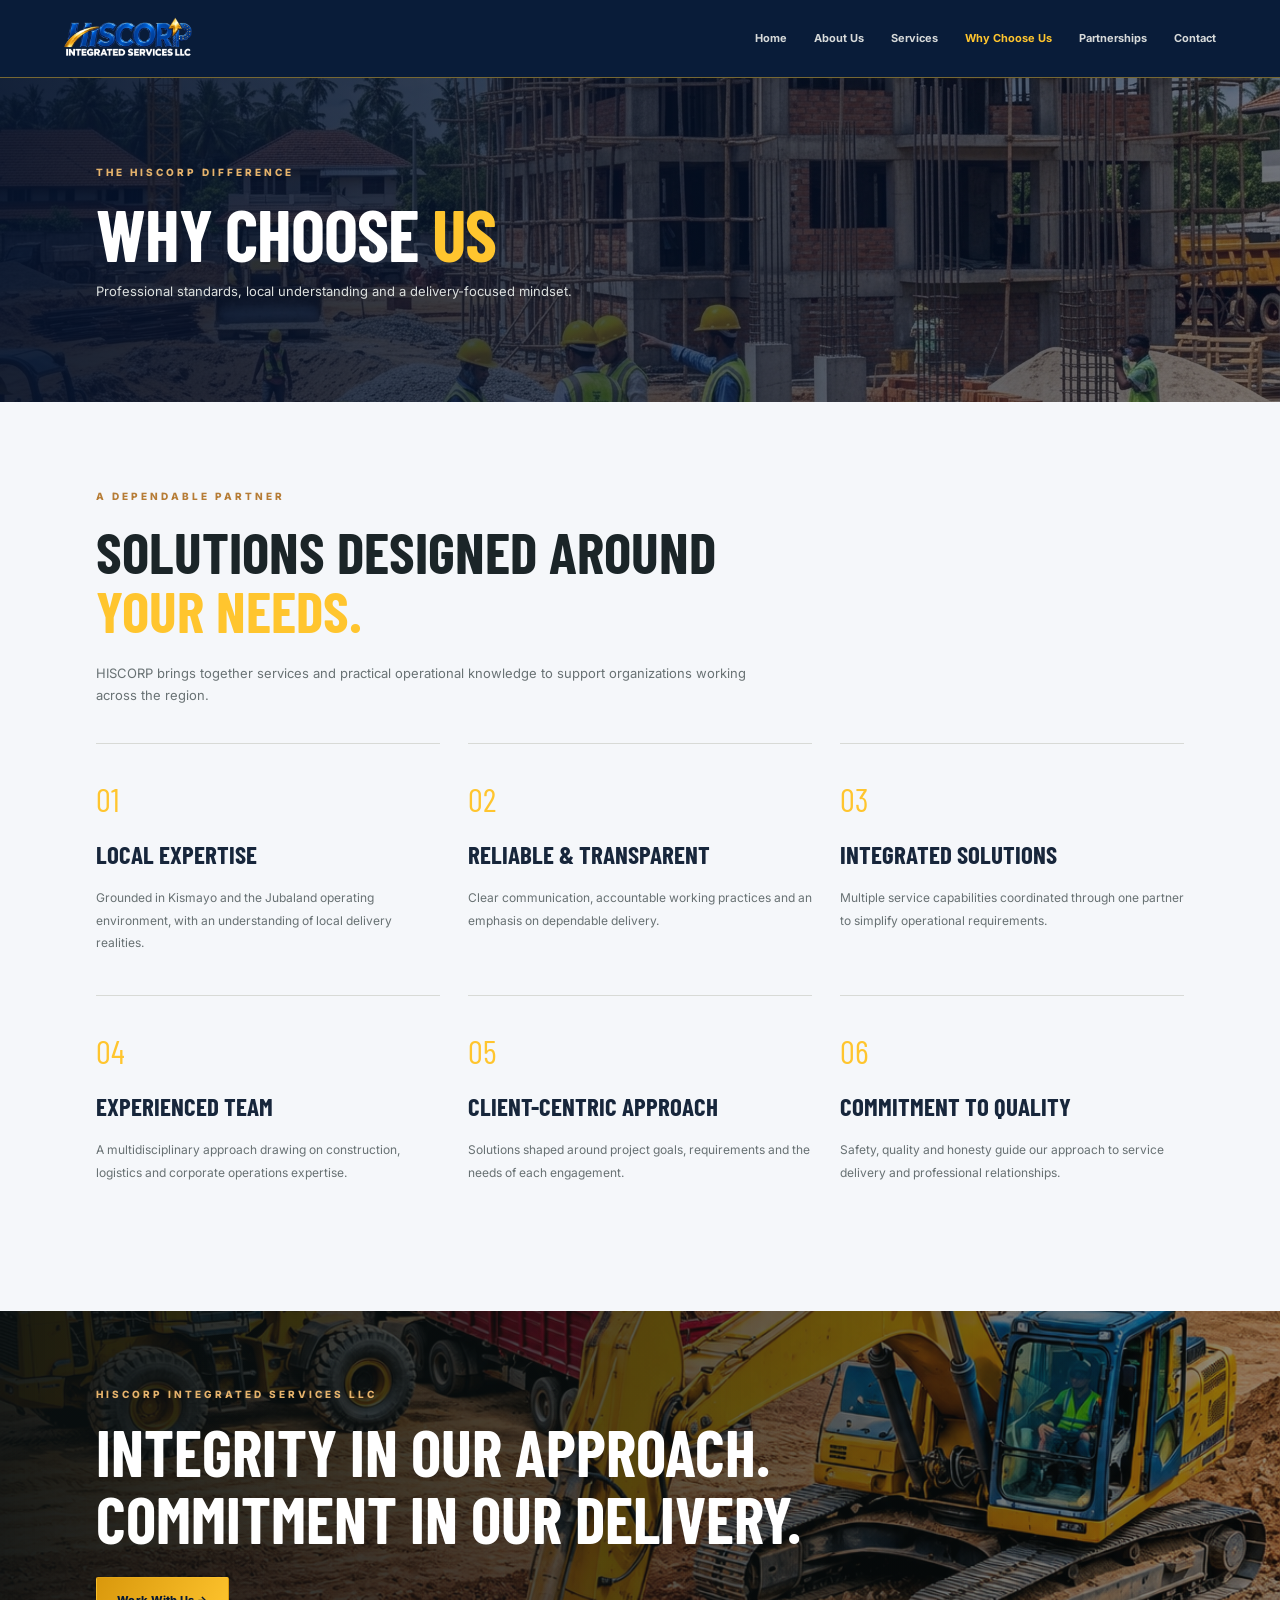
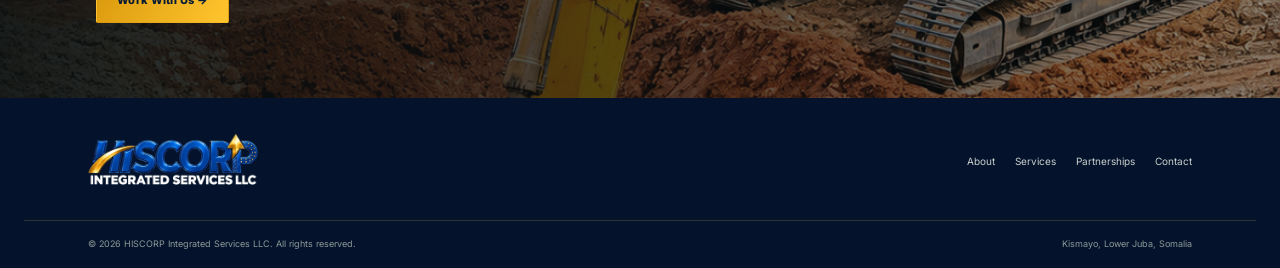
<file: why-us.html>
<!doctype html><html lang="en"><head><meta charset="utf-8"><meta name="viewport" content="width=device-width,initial-scale=1"><meta name="description" content="Why partner with HISCORP Integrated Services LLC."><link rel="icon" type="image/png" href="assets/hiscorp-logo.png"><title>Why Choose Us | HISCORP</title><link rel="preconnect" href="https://fonts.googleapis.com"><link href="https://fonts.googleapis.com/css2?family=Barlow+Condensed:wght@500;600;700;800&family=Inter:wght@400;500;600;700;800&display=swap" rel="stylesheet"><link rel="stylesheet" href="style.css"></head><body><header class="site-header"><a class="brand" href="index.html"><span class="brand-mark logo-holder"><img src="assets/hiscorp-logo.png" alt="HISCORP Integrated Services LLC logo"></span></a><button class="menu-toggle" id="menuToggle">☰</button><nav class="main-nav" id="mainNav"><a href="index.html">Home</a><a href="about.html">About Us</a><a href="services.html">Services</a><a class="active" href="why-us.html">Why Choose Us</a><a href="partnerships.html">Partnerships</a><a href="contact.html">Contact</a></nav></header><main><section class="page-hero why-hero"><div class="container"><p class="eyebrow">THE HISCORP DIFFERENCE</p><h1>Why Choose <span>Us</span></h1><p>Professional standards, local understanding and a delivery-focused mindset.</p></div></section><section class="section section-light"><div class="container"><div class="section-heading dark-heading"><p class="eyebrow gold-text">A DEPENDABLE PARTNER</p><h2>Solutions designed around <span>your needs.</span></h2><p>HISCORP brings together services and practical operational knowledge to support organizations working across the region.</p></div><div class="reasons-grid"><article><span>01</span><h3>Local Expertise</h3><p>Grounded in Kismayo and the Jubaland operating environment, with an understanding of local delivery realities.</p></article><article><span>02</span><h3>Reliable & Transparent</h3><p>Clear communication, accountable working practices and an emphasis on dependable delivery.</p></article><article><span>03</span><h3>Integrated Solutions</h3><p>Multiple service capabilities coordinated through one partner to simplify operational requirements.</p></article><article><span>04</span><h3>Experienced Team</h3><p>A multidisciplinary approach drawing on construction, logistics and corporate operations expertise.</p></article><article><span>05</span><h3>Client-Centric Approach</h3><p>Solutions shaped around project goals, requirements and the needs of each engagement.</p></article><article><span>06</span><h3>Commitment to Quality</h3><p>Safety, quality and honesty guide our approach to service delivery and professional relationships.</p></article></div></div></section><section class="statement-band"><div class="container statement-content"><p class="eyebrow">HISCORP INTEGRATED SERVICES LLC</p><h2>Integrity in our approach.<br>Commitment in our delivery.</h2><a class="btn btn-gold" href="contact.html">Work With Us →</a></div></section></main><footer class="site-footer"><div class="container footer-main"><a class="brand footer-brand" href="index.html" aria-label="HISCORP home"><span class="brand-mark logo-holder"><img src="assets/hiscorp-logo.png" alt="HISCORP Integrated Services LLC logo"></span></a><div class="footer-links"><a href="about.html">About</a><a href="services.html">Services</a><a href="partnerships.html">Partnerships</a><a href="contact.html">Contact</a></div></div><div class="container footer-bottom"><span>© <span data-year></span> HISCORP Integrated Services LLC. All rights reserved.</span><span>Kismayo, Lower Juba, Somalia</span></div></footer><script src="script.js"></script></body></html>
</file>
<file: style.css>
/* HISCORP Integrated Services LLC — charcoal, platinum and bronze corporate theme */
:root{--ink:#101719;--ink2:#172125;--ink3:#202c30;--gold:#c88c42;--gold2:#f0b967;--platinum:#e7e9e8;--paper:#f5f5f2;--muted:#aeb7b8;--text:#20282a;--white:#fff;--line:rgba(255,255,255,.13);--font:'Inter',Arial,sans-serif;--display:'Barlow Condensed','Arial Narrow',sans-serif}
*{box-sizing:border-box}html{margin:0;padding:0;scroll-behavior:smooth;scroll-padding-top:85px}body{margin:0;padding:0;min-height:100vh;background:var(--paper);color:var(--text);font-family:var(--font);line-height:1.65}a{color:inherit;text-decoration:none}img{max-width:100%}.container{width:min(1160px,calc(100% - 48px));margin:auto}.site-header{height:78px;background:rgba(13,19,21,.97);color:#fff;display:flex;align-items:center;justify-content:space-between;padding:0 max(24px,calc((100% - 1160px)/2));position:sticky;top:0;z-index:50;border-bottom:1px solid rgba(210,158,88,.25);backdrop-filter:blur(14px)}.brand{display:flex;align-items:center;gap:10px;min-width:max-content}.brand-mark{width:39px;height:39px;border:1px solid rgba(210,158,88,.65);display:grid;place-items:center;transform:skew(-8deg);background:linear-gradient(135deg,#282f30,#111718)}.mark-symbol{font-family:var(--display);font-size:28px;line-height:1;font-weight:800;color:var(--gold2);letter-spacing:-3px;transform:skew(8deg);text-shadow:0 1px 0 #fff4}.mark-symbol span{font-size:18px;color:#eee;vertical-align:top;margin-left:-3px}.brand-words{display:flex;flex-direction:column;line-height:1}.brand-words b{font-size:20px;letter-spacing:1.8px}.brand-words small{font-size:7px;letter-spacing:1.4px;margin-top:5px;color:#c8cecd}.main-nav{display:flex;align-items:center;gap:27px}.main-nav a{font-size:11px;font-weight:700;color:#d7dada;transition:color .2s}.main-nav a:hover,.main-nav a.active{color:var(--gold2)}.menu-toggle{display:none;background:none;border:1px solid #536064;color:#fff;font-size:23px;padding:5px 10px}.hero{position:relative;min-height:590px;display:flex;align-items:center;overflow:hidden;background:#172125;color:white}.hero-image,.hero-overlay{position:absolute;inset:0}.hero-image{background-image:url('Images/bg.jpeg');background-position:center 42%;background-size:cover;transform:scale(1.02);animation:heroReveal 1.2s ease both}.hero-overlay{background:linear-gradient(90deg,rgba(8,14,16,.94) 0%,rgba(8,14,16,.75) 38%,rgba(8,14,16,.15) 100%),linear-gradient(0deg,rgba(8,14,16,.65),transparent 50%)}.hero-content{position:relative;z-index:1;padding-top:35px;padding-bottom:70px}.eyebrow{font-size:10px;font-weight:800;letter-spacing:3px;text-transform:uppercase;color:#e6b36c;margin:0 0 17px}.hero h1,.page-hero h1{font-family:var(--display);font-size:clamp(52px,7vw,88px);line-height:.98;letter-spacing:-1px;text-transform:uppercase;margin:0 0 24px;font-weight:700}.hero h1 span,.section-heading h2 span,.page-hero h1 span{color:var(--gold2)}.hero-copy{max-width:560px;color:#e1e5e4;font-size:14px;line-height:1.9}.hero-actions{display:flex;gap:12px;margin-top:29px;flex-wrap:wrap}.btn{display:inline-flex;align-items:center;justify-content:center;gap:15px;padding:13px 20px;font-size:11px;font-weight:800;letter-spacing:.3px;border:1px solid transparent;cursor:pointer;transition:transform .2s,background .2s}.btn:hover{transform:translateY(-2px)}.btn-gold{background:linear-gradient(120deg,#b87831,#e4b267);color:#111719}.btn-outline{border-color:rgba(255,255,255,.65);color:white;background:rgba(10,15,17,.2)}.btn-dark{background:#172125;color:#fff}.hero-bottom{position:absolute;bottom:0;left:0;right:0;display:flex;justify-content:space-between;padding:15px max(24px,calc((100% - 1160px)/2));font-size:9px;letter-spacing:1.8px;color:#e4e4df;border-top:1px solid rgba(255,255,255,.18)}.service-ribbon{background:#101719;color:#fff;border-bottom:1px solid #354044}.ribbon-grid{display:grid;grid-template-columns:repeat(5,1fr)}.ribbon-grid a{min-height:132px;display:flex;flex-direction:column;align-items:center;justify-content:center;text-align:center;padding:18px 10px;border-right:1px solid #344044;transition:background .2s}.ribbon-grid a:first-child{border-left:1px solid #344044}.ribbon-grid a:hover{background:#1d282c}.service-icon{font-size:29px;color:var(--gold2);line-height:1.3;margin-bottom:8px}.ribbon-grid b{font-size:12px}.ribbon-grid small{font-size:9px;color:#aeb9b9;margin-top:4px}.section{padding:86px 0}.section-light{background:var(--paper)}.section-dark{background:#11191c;color:#fff}.split{display:grid;grid-template-columns:1fr 1fr;gap:72px;align-items:center}.split-visual{min-height:390px;position:relative;background-size:cover;background-position:center}.image-about{background-image:linear-gradient(0deg,rgba(11,18,20,.5),transparent 60%),url('Images/construction.jpeg')}.image-caption{position:absolute;bottom:0;left:0;right:0;padding:16px 20px;background:rgba(12,18,20,.82);color:#f4c17a;font-size:9px;font-weight:800;letter-spacing:2px}.split-copy h2,.section-heading h2,.contact-info h2{font-family:var(--display);font-size:clamp(37px,4.5vw,58px);line-height:1.04;text-transform:uppercase;margin:0 0 22px;color:#192326}.split-copy p:not(.eyebrow){font-size:13px;color:#596365;line-height:1.95}.gold-text{color:#b67c35}.text-link{display:inline-block;margin-top:14px;font-size:11px;font-weight:800;color:#9b6427;border-bottom:1px solid #c58c45;padding-bottom:7px}.text-link span{margin-left:12px}.section-heading{max-width:650px;margin-bottom:37px}.section-heading h2{color:#f4f4f1}.section-heading>p:not(.eyebrow){color:#aeb7b8;font-size:13px}.dark-heading h2{color:#1b2528}.dark-heading>p:not(.eyebrow){color:#697274}.cards-grid{display:grid;grid-template-columns:repeat(4,1fr);gap:17px}.service-card{background:#f8f8f5;color:#20282a;min-width:0}.card-image{height:170px;background-size:cover;background-position:center;transition:transform .4s}.service-card{overflow:hidden}.service-card:hover .card-image{filter:saturate(1.15)}.card-construction{background-image:url('Images/why\ choose.jpeg')}.card-procurement{background-image:url('Images/warehousinng.jpg')}.card-logistics{background-image:url('Images/Logistics\,\ warehousing\ &\ freight.jpg')}.card-workforce{background-image:url('Images/labours.jpg')}.card-facility{background-image:url('Images/integrated\ service.jpg')}.card-body{padding:20px}.card-number{font-size:10px;color:#b67c35;font-weight:800;letter-spacing:1px}.card-body h3{font-family:var(--display);text-transform:uppercase;font-size:25px;margin:4px 0}.card-body p{font-size:11px;line-height:1.8;color:#667072;min-height:60px}.card-body a{font-size:10px;font-weight:800;color:#a66c2e}.center-action{text-align:center;margin-top:35px}.statement-band{min-height:355px;display:flex;align-items:center;color:#fff;background:linear-gradient(90deg,rgba(9,15,16,.93),rgba(9,15,16,.43)),url('Images/bg.jpeg') center/cover}.statement-content{padding-top:75px;padding-bottom:75px}.statement-content h2{font-family:var(--display);font-size:clamp(40px,5vw,65px);text-transform:uppercase;line-height:1.04;margin:0 0 25px}.values-grid{display:grid;grid-template-columns:repeat(4,1fr);gap:25px}.value-item{border-left:1px solid #d7d9d4;padding:6px 20px}.value-item>span{display:inline-grid;place-items:center;width:45px;height:45px;border:1px solid #e1d7c7;border-radius:50%;color:#b67c35;font-size:22px}.value-item h3{font-family:var(--display);font-size:24px;text-transform:uppercase;margin:13px 0 4px}.value-item p{font-size:11px;color:#687173;line-height:1.8}.contact-cta{background:#202c30;color:#fff;padding:45px 0}.cta-row{display:flex;align-items:center;justify-content:space-between;gap:24px}.cta-row h2{font-family:var(--display);font-size:39px;text-transform:uppercase;line-height:1.1;margin:0}.cta-row p:not(.eyebrow){font-size:12px;color:#bdc4c3;margin-bottom:0}.site-footer{background:#0d1315;color:#e4e7e5}.footer-main{display:flex;align-items:center;justify-content:space-between;gap:25px;padding-top:34px;padding-bottom:30px}.footer-main>p{font-size:11px;color:#aeb8b7}.footer-links{display:flex;gap:20px;font-size:10px;color:#cbd0ce}.footer-links a:hover{color:var(--gold2)}.footer-bottom{border-top:1px solid #2a3437;display:flex;justify-content:space-between;gap:20px;padding-top:16px;padding-bottom:16px;font-size:9px;color:#8e9999}.page-hero{min-height:285px;display:flex;align-items:center;color:#fff;background-size:cover;background-position:center;position:relative}.page-hero:before{content:"";position:absolute;inset:0;background:linear-gradient(90deg,rgba(10,16,18,.9),rgba(10,16,18,.45))}.page-hero .container{position:relative;z-index:1}.page-hero h1{font-size:clamp(46px,6vw,72px);margin-bottom:12px}.page-hero p:not(.eyebrow){color:#dce0df;font-size:13px}.about-hero{background-image:url('Images/kismayo.png')}.services-hero{background-image:url('Images/why\ choose.jpeg')}.why-hero{background-image:url('Images/why\ choose.jpeg')}.partners-hero{background-image:url('Images/Partnership.png')}.contact-hero{background-image:url('Images/kismayo.png')}.three-grid{display:grid;grid-template-columns:repeat(3,1fr);gap:18px}.info-panel{padding:30px;background:#1a2428;border:1px solid #344145}.panel-icon{font-size:30px;color:var(--gold2)}.info-panel h3,.partner-card h3{font-family:var(--display);font-size:27px;text-transform:uppercase;margin:10px 0}.info-panel p{font-size:12px;line-height:1.9;color:#b7c0bf}.service-detail-list{display:flex;flex-direction:column;gap:60px}.service-detail{display:grid;grid-template-columns:1fr 1fr;gap:60px;align-items:center;scroll-margin-top:100px}.service-detail.reverse .detail-image{order:2}.detail-image{min-height:330px;background-size:cover;background-position:center}.service-detail h2{font-family:var(--display);font-size:43px;line-height:1;text-transform:uppercase;margin:0 0 15px}.service-detail p:not(.eyebrow),.service-detail li{font-size:12px;color:#5c6769;line-height:1.9}.service-detail ul{padding-left:18px}.service-detail li::marker{color:#b67c35}.reasons-grid{display:grid;grid-template-columns:repeat(3,1fr);gap:0 28px}.reasons-grid article{padding:28px 0;border-top:1px solid #d8dad6}.reasons-grid article>span{font-family:var(--display);font-size:33px;color:#bd833c}.reasons-grid h3{font-family:var(--display);font-size:25px;text-transform:uppercase;margin:7px 0}.reasons-grid p{font-size:12px;color:#687173;line-height:1.9}.partner-card{padding:32px;background:#fff;border:1px solid #e6e5df}.partner-symbol{width:54px;height:54px;border:1px solid #e4d3bc;color:#b67c35;display:grid;place-items:center;font-size:26px}.partner-card p{font-size:12px;color:#657073;line-height:1.9}.handshake-band{background-image:linear-gradient(90deg,rgba(9,15,16,.92),rgba(9,15,16,.55)),url('Images/integrated service.jpg')}.contact-layout{display:grid;grid-template-columns:.9fr 1.1fr;gap:75px}.contact-info h2{font-size:43px}.contact-info>p:not(.eyebrow){font-size:12px;color:#667173;line-height:1.9}.contact-line{display:flex;gap:15px;margin:25px 0}.contact-line>span{color:#b67c35;font-size:23px;width:28px}.contact-line b{font-size:12px}.contact-line p{font-size:12px;color:#697375;margin:4px 0}.contact-form-wrap{background:#fff;padding:35px;border:1px solid #e8e7e1}.contact-form-wrap h3{font-family:var(--display);font-size:31px;text-transform:uppercase;margin:0}.form-note{font-size:10px;color:#788181}form{display:grid;gap:8px;margin-top:22px}form label{font-size:10px;font-weight:800;margin-top:6px}input,select,textarea{font:inherit;font-size:12px;padding:12px 13px;border:1px solid #d9ddda;background:#fafaf8;width:100%;border-radius:0}input:focus,select:focus,textarea:focus{outline:2px solid #d4a15c;outline-offset:1px}form button{justify-self:start;margin-top:10px}.map-panel{min-height:230px;background:#dfe4e0 url('Images/kismayo.png') center/cover;position:relative}.map-grid{min-height:230px;display:flex;align-items:center;justify-content:center;background:rgba(231,235,230,.55)}.map-grid>div{background:#fff;padding:20px 30px;text-align:center;box-shadow:0 10px 35px #15202022}.map-pin{color:#c28b42;font-size:24px}.map-grid h3{margin:5px 0;font-family:var(--display);font-size:24px;text-transform:uppercase}.map-grid p{font-size:11px;color:#657173}.map-grid a{font-size:11px;font-weight:800;color:#9e682e}.intro{position:fixed;inset:0;z-index:200;display:flex;align-items:center;justify-content:center;background:#0c1214;color:#fff;overflow:hidden;transition:opacity .8s,visibility .8s}.intro.done{opacity:0;visibility:hidden;pointer-events:none}.intro-scene{position:absolute;inset:0;background:url('https://images.unsplash.com/photo-1504307651254-35680f356dfd?auto=format&fit=crop&w=2200&q=90') center/cover;animation:introZoom 8s ease both}.intro-shade{position:absolute;inset:0;background:linear-gradient(0deg,rgba(7,12,13,.8),rgba(7,12,13,.22)),linear-gradient(90deg,rgba(7,12,13,.45),transparent,rgba(7,12,13,.45))}.intro-content{position:relative;text-align:center;padding:30px;animation:riseIn 1.1s ease both}.large-mark{width:92px;height:92px;margin:0 auto 14px;border-color:#d6a45f}.large-mark .mark-symbol{font-size:66px}.intro-name{font-family:var(--display);font-size:clamp(55px,10vw,100px);font-weight:800;letter-spacing:5px;line-height:1;text-shadow:0 3px 30px #000}.intro-sub{letter-spacing:5px;font-size:10px;margin-top:10px}.intro-content>p{font-size:12px;color:#e4b36c;margin-top:20px}.loader-track{width:min(280px,70vw);height:2px;background:#ffffff40;margin:26px auto 9px}.loader-track span{display:block;width:0;height:100%;background:#e7b267;transition:width .2s}.intro-content small{font-size:9px;color:#c3c9c7;letter-spacing:1px}.skip-intro{position:absolute;top:25px;right:28px;z-index:2;background:transparent;border:0;color:white;font:inherit;font-size:11px;cursor:pointer}.skip-intro span{color:#e8b66e;margin-left:8px}.reveal{animation:riseIn .8s ease both}@keyframes riseIn{from{opacity:0;transform:translateY(22px)}to{opacity:1;transform:translateY(0)}}@keyframes heroReveal{from{transform:scale(1.08);filter:brightness(.65)}to{transform:scale(1.02);filter:brightness(1)}}@keyframes introZoom{from{transform:scale(1.12);filter:brightness(.65)}to{transform:scale(1);filter:brightness(1)}}@media(prefers-reduced-motion:reduce){*,*:before,*:after{scroll-behavior:auto!important;animation-duration:.01ms!important;animation-iteration-count:1!important;transition-duration:.01ms!important}}@media(max-width:900px){.main-nav{gap:14px}.main-nav a{font-size:10px}.cards-grid{grid-template-columns:repeat(2,1fr)}.split{gap:35px}.contact-layout{gap:35px}.service-detail{gap:35px}.values-grid{grid-template-columns:repeat(2,1fr)}}@media(max-width:700px){.container{width:min(100% - 34px,540px)}.site-header{height:70px;padding:0 17px}.brand-words b{font-size:17px}.brand-mark{width:34px;height:34px}.menu-toggle{display:block}.main-nav{display:none;position:absolute;left:0;right:0;top:70px;background:#101719;padding:15px 20px 22px;flex-direction:column;align-items:stretch;gap:0;border-top:1px solid #384145}.main-nav.open{display:flex}.main-nav a{padding:12px 5px;border-bottom:1px solid #283235;font-size:12px}.hero{min-height:570px}.hero h1{font-size:56px}.hero-copy{font-size:12px}.hero-bottom{font-size:8px;padding:12px 17px}.ribbon-grid{grid-template-columns:repeat(2,1fr)}.ribbon-grid a{min-height:112px;border-bottom:1px solid #344044}.ribbon-grid a:last-child{grid-column:span 2}.section{padding:60px 0}.split,.contact-layout,.service-detail{grid-template-columns:1fr;gap:28px}.split-visual{min-height:280px;order:0}.split-copy h2,.section-heading h2{font-size:43px}.cards-grid{grid-template-columns:1fr}.card-image{height:210px}.service-card{display:grid;grid-template-columns:40% 60%}.service-card .card-image{height:100%;min-height:220px}.card-body{padding:16px}.card-body p{min-height:0}.values-grid{grid-template-columns:1fr 1fr;gap:20px 10px}.value-item{padding:5px 12px}.value-item h3{font-size:21px}.cta-row{align-items:flex-start;flex-direction:column}.footer-main{align-items:flex-start;flex-direction:column}.footer-links{flex-wrap:wrap}.footer-bottom{flex-direction:column;gap:5px}.page-hero{min-height:250px}.page-hero h1{font-size:50px}.three-grid,.reasons-grid{grid-template-columns:1fr}.service-detail.reverse .detail-image{order:0}.detail-image{min-height:250px}.service-detail-list{gap:45px}.contact-info h2{font-size:38px}.contact-form-wrap{padding:23px}.intro-sub{letter-spacing:3px}.intro-name{letter-spacing:2px}}
/* Original HISCORP logo supplied by the company */
.logo-holder{border:0!important;background:transparent!important;transform:none!important;overflow:hidden;width:88px;height:38px;display:flex;align-items:center;justify-content:center}
.logo-holder img{width:100%;height:100%;object-fit:contain;display:block}
.large-mark.logo-holder{width:min(540px,80vw);height:auto;aspect-ratio:3/1;margin:0 auto 1rem}
.large-mark.logo-holder img{object-fit:contain}
.service-icon{font-size:2.1rem;line-height:1.2;margin-bottom:.6rem}
.partner-card .partner-logo{height:72px;width:100%;object-fit:contain;display:block;margin:0 auto 1rem}
.partner-icon{font-size:2.5rem;line-height:1.1;margin:0 auto 1rem;display:block}
.map-panel{padding:0!important;position:relative;min-height:390px;background:#d8ded9}
.map-panel iframe{width:100%;height:390px;border:0;display:block;filter:saturate(.8)}
.map-panel .map-grid{position:absolute;bottom:20px;left:20px;z-index:2;background:#111719ed;color:#fff;padding:18px 22px;border-left:4px solid var(--gold);max-width:320px}
.map-panel .map-grid a{display:none!important}

/* Official partnership directory additions */
.partner-logo{height:96px;display:flex;align-items:center;justify-content:center;margin:0 auto 1rem;color:#a96d32}.partner-logo img{max-width:100%;max-height:86px;object-fit:contain}.partner-logo svg{width:76px;height:76px}.official-partners-grid{grid-template-columns:repeat(auto-fit,minmax(220px,1fr))}.partnership-disclaimer{margin-top:1.5rem;line-height:1.6}

/* User-provided partnership imagery */
.partner-card .partner-logo {
  display: block;
  width: min(100%, 220px);
  height: 150px;
  object-fit: contain;
  margin: 0 auto 1.25rem;
  background: #fff;
  border-radius: 10px;
  padding: 8px;
}

/* Header branding: use the official HISCORP logo instead of the globe/world mark */
.site-header .brand .logo-holder {
  width: 124px;
  height: 42px;
  border: 0 !important;
  background: transparent !important;
  transform: none !important;
  overflow: visible;
  flex: 0 0 auto;
}
.site-header .brand .logo-holder img {
  width: 100%;
  height: 100%;
  object-fit: contain;
  display: block;
}
@media (max-width: 600px) {
  .site-header .brand .logo-holder { width: 96px; height: 33px; }
}

/* Final responsive official-logo header refinement */
.site-header .brand {
  display: flex;
  align-items: center;
  min-width: 0;
}
.site-header .brand .logo-holder {
  width: clamp(96px, 10vw, 132px);
  height: clamp(32px, 3.5vw, 44px);
  flex: 0 0 auto;
  overflow: visible;
}
.site-header .brand .logo-holder img {
  width: 100%;
  height: 100%;
  object-fit: contain;
  object-position: left center;
}
@media (max-width: 600px) {
  .site-header .brand .logo-holder {
    width: 96px;
    height: 33px;
  }
}

/* Logo-only intro and footer branding refinement */
.intro-content .large-mark.logo-holder{margin:0 auto 1.5rem;width:min(540px,80vw);height:auto;aspect-ratio:3/1}
.intro-content .loader-track{margin-top:0}
.footer-brand .logo-holder{width:150px;height:52px}
@media(max-width:600px){.footer-brand .logo-holder{width:124px;height:44px}.intro-content .large-mark.logo-holder{width:min(420px,82vw)}}


/* Final visual refinements: crisp, high-contrast icons and balanced section spacing */
.ico{width:1em;height:1em;display:inline-block;vertical-align:-.12em;fill:none!important;stroke:currentColor;stroke-width:1.65;stroke-linecap:round;stroke-linejoin:round;overflow:visible}
.service-icon .ico{width:2.05rem;height:2.05rem;color:#e6b36c;stroke-width:1.5}
.card-body h3 .ico,.service-detail h2 .ico{color:#b67c35;width:1.1em;height:1.1em;margin-right:.28em;stroke-width:1.7}
.value-item>span .ico{width:1.45em;height:1.45em;stroke-width:1.65}
.panel-icon .ico,.partner-symbol .ico{width:1.15em;height:1.15em}
.section-light.split-section,.section-light:has(.split){padding-top:58px;padding-bottom:74px}
.service-ribbon .ribbon-grid a{min-height:150px}
.service-ribbon .service-icon{display:grid;place-items:center;min-height:48px}
.service-ribbon .ribbon-grid b{font-size:12px;line-height:1.35}
.service-ribbon .ribbon-grid small{font-size:10px;line-height:1.45}
.card-image{background-repeat:no-repeat}
.card-construction{background-position:center 48%}
.card-procurement{background-position:center 52%}
.card-logistics{background-position:center 50%}
.card-workforce{background-position:center 38%}
.logo-holder img{object-fit:contain;object-position:center}
.footer-brand .logo-holder{width:170px;height:58px}
@media(max-width:700px){.footer-brand .logo-holder{width:150px;height:52px}.service-ribbon .ribbon-grid a{min-height:125px}.section-light:has(.split){padding-top:42px;padding-bottom:56px}}

/* Homepage hero: construction photography and animated headline */
.home-page .site-header{margin-top:0;top:0}
.home-page .hero h1{animation:heroTextIn .95s cubic-bezier(.2,.75,.25,1) both;animation-delay:.15s}
.home-page .hero h1 span{display:inline-block;animation:heroGoldIn 1.05s cubic-bezier(.2,.75,.25,1) both;animation-delay:.55s}
.home-page .hero .eyebrow{animation:heroTextIn .75s ease both;animation-delay:.05s}
.home-page .hero-copy{animation:heroTextIn .85s ease both;animation-delay:.85s}
.home-page .hero-actions{animation:heroTextIn .85s ease both;animation-delay:1.05s}
@keyframes heroTextIn{from{opacity:0;transform:translateY(32px);filter:blur(5px)}to{opacity:1;transform:translateY(0);filter:blur(0)}}
@keyframes heroGoldIn{0%{opacity:0;transform:translateY(38px) scale(.97);clip-path:inset(0 0 100% 0)}70%{opacity:1;clip-path:inset(0 0 0 0)}100%{opacity:1;transform:translateY(0) scale(1);clip-path:inset(0 0 0 0)}}
@media(prefers-reduced-motion:reduce){.home-page .hero h1,.home-page .hero h1 span,.home-page .hero .eyebrow,.home-page .hero-copy,.home-page .hero-actions{animation:none!important}}

/* Desktop viewport correction: remove any inherited top gap and make the page
   begin immediately below the browser's viewport edge. */
html, body {
  margin: 0 !important;
  padding: 0 !important;
  width: 100%;
  min-height: 100%;
}
body.home-page {
  margin-top: 0 !important;
  padding-top: 0 !important;
  overflow-x: hidden;
}
.home-page > .site-header {
  position: relative !important;
  inset: auto !important;
  top: 0 !important;
  margin: 0 !important;
  transform: none !important;
  width: 100%;
}
.home-page > main {
  display: block;
  margin: 0 !important;
  padding: 0 !important;
  width: 100%;
}
.home-page > main > .hero {
  margin: 0 !important;
  width: 100%;
  min-height: clamp(620px, calc(100vh - 78px), 900px);
}
.home-page .hero-content {
  width: min(1160px, calc(100% - 48px));
  margin-inline: auto;
}
.home-page .hero h1 {
  max-width: 100%;
  font-size: clamp(58px, 7.2vw, 104px);
}
@media (min-width: 1440px) {
  .home-page .hero-content { width: min(1280px, calc(100% - 96px)); }
  .home-page .site-header { padding-inline: max(48px, calc((100% - 1280px)/2)); }
  .home-page .hero-bottom { padding-inline: max(48px, calc((100% - 1280px)/2)); }
}
@media (max-width: 700px) {
  .home-page > main > .hero { min-height: 570px; }
  .home-page .hero-content { width: calc(100% - 34px); }
}

/* Critical layout fix: the inline SVG symbol sprite otherwise occupies its default 300x150px box before the header. */
body > svg.sprite { position:absolute !important; width:0 !important; height:0 !important; overflow:hidden !important; display:block !important; }
/* Desktop-first full-width layout; keep the site flush with the top edge. */
html, body { margin:0 !important; padding:0 !important; width:100%; }
body { overflow-x:hidden; }
.site-header { margin:0 !important; }
.home-page > main, .home-page > main > .hero { margin-top:0 !important; }
.home-page > main > .hero { min-height:clamp(620px, calc(100vh - 78px), 920px); width:100%; }
@media (min-width: 1440px) { .container { width:min(1280px, calc(100% - 96px)); } .hero-content { width:min(1280px, calc(100% - 96px)); } }


/* PC screen fit: expand the homepage header and hero to the full viewport width,
   and size the hero to the remaining visible screen height. */
@media (min-width: 701px) {
  html, body, .home-page { width:100%; min-width:0; }
  .home-page > .site-header { width:100%; min-height:78px; padding-left:clamp(28px, 5vw, 96px); padding-right:clamp(28px, 5vw, 96px); }
  .home-page > main { width:100%; max-width:none; }
  .home-page > main > .hero { width:100%; min-height:calc(100vh - 78px); min-height:calc(100svh - 78px); }
  .home-page .hero-content { width:min(1440px, calc(100% - clamp(56px, 10vw, 192px))); }
  .home-page .hero h1 { font-size:clamp(64px, 6.6vw, 112px); }
  .home-page .hero-copy { max-width:min(620px, 48vw); }
  .home-page .hero-bottom { padding-left:clamp(28px, 5vw, 96px); padding-right:clamp(28px, 5vw, 96px); }
}
@media (min-width: 1600px) {
  .home-page .hero-content { width:min(1560px, calc(100% - 160px)); }
}

/* Desktop-wide layout refinement applied consistently across every page */
@media (min-width: 701px) {
  html, body { width:100%; min-width:0; }
  .site-header {
    width:100%;
    padding-left:clamp(32px, 5vw, 96px);
    padding-right:clamp(32px, 5vw, 96px);
  }
  .container {
    width:100%;
    max-width:1600px;
    padding-left:clamp(32px, 5vw, 96px);
    padding-right:clamp(32px, 5vw, 96px);
    margin-left:auto;
    margin-right:auto;
  }
  /* All page hero/banner backgrounds span the complete PC viewport. */
  .hero, .page-hero, .statement-band, .contact-cta, .service-ribbon, .site-footer {
    width:100%;
  }
  .hero { min-height:clamp(650px, calc(100vh - 78px), 1000px); }
  .page-hero { min-height:clamp(300px, 36vh, 460px); }
  .footer-main, .footer-bottom {
    width:100%;
  }
}

/* WELL HD / HISCORP brand polish: unify every page with the logo's navy-blue and gold. */
:root {
  --ink: #071a35;
  --ink2: #0a2852;
  --ink3: #123765;
  --gold: #e7a91c;
  --gold2: #ffc52e;
  --platinum: #e7e9e8;
  --paper: #f5f7fa;
  --muted: #aebbd0;
  --text: #17263b;
  --white: #fff;
  --line: rgba(255,255,255,.15);
}
.site-header {
  background: rgba(5, 24, 54, .98) !important;
  border-bottom-color: rgba(255,197,46,.45) !important;
}
.main-nav a:hover, .main-nav a.active,
.footer-links a:hover { color: var(--gold2) !important; }
.btn-gold { background: linear-gradient(120deg,#d9980c,#ffc52e) !important; color:#071a35 !important; }
.hero-overlay { background:linear-gradient(90deg,rgba(4,18,43,.94) 0%,rgba(4,18,43,.72) 38%,rgba(4,18,43,.12) 100%),linear-gradient(0deg,rgba(4,18,43,.55),transparent 50%) !important; }
.service-ribbon, .section-dark, .contact-cta { background-color:#071a35 !important; }
.site-footer { background:#04132b !important; }
.page-hero:before { background:linear-gradient(90deg,rgba(4,18,43,.92),rgba(4,18,43,.52)) !important; }
.service-icon, .panel-icon, .value-item>span, .partner-symbol, .contact-line>span,
.reasons-grid article>span { color:var(--gold2) !important; }
.text-link, .card-body a { color:#9a6900 !important; border-color:var(--gold) !important; }
.info-panel { background:#0a2852 !important; border-color:#234a7a !important; }
.statement-band, .handshake-band { background-color:#071a35 !important; }
input:focus, select:focus, textarea:focus { outline-color:var(--gold2) !important; }
/* Desktop: section backgrounds span the viewport, content is aligned to a common wide grid. */
@media (min-width:701px) {
  .site-header { padding-left:clamp(32px,5vw,96px) !important; padding-right:clamp(32px,5vw,96px) !important; }
  .container { width:100% !important; max-width:1600px !important; padding-left:clamp(32px,5vw,96px) !important; padding-right:clamp(32px,5vw,96px) !important; }
  main, .section, .section-light, .section-dark, .service-ribbon, .contact-cta, .site-footer { width:100%; }
  .page-hero { width:100%; min-height:clamp(300px,36vh,460px); }
  .footer-main, .footer-bottom { width:100%; }
}

/* Interactive CTA touch/hover feedback: animated highlight around the button box */
.btn {
  position: relative;
  isolation: isolate;
  overflow: visible;
  border-radius: 2px;
  transition: transform .22s cubic-bezier(.2,.75,.25,1),
              box-shadow .22s ease,
              background-color .22s ease,
              border-color .22s ease;
}
.btn::after {
  content: "";
  position: absolute;
  inset: -5px;
  border: 1.5px solid currentColor;
  border-radius: 4px;
  opacity: 0;
  transform: scale(.96);
  pointer-events: none;
}
.btn-gold::after { color: #ffc52e; }
.btn-outline::after { color: #fff; }
.btn-dark::after { color: #d9980c; }
@media (hover: hover) and (pointer: fine) {
  .btn:hover,
  .btn:focus-visible {
    transform: translateY(-3px) scale(1.015);
    box-shadow: 0 0 0 1px rgba(255,197,46,.25),
                0 0 20px rgba(255,197,46,.24);
  }
  .btn:hover::after,
  .btn:focus-visible::after {
    animation: buttonHalo .85s ease-out infinite;
  }
}
.btn:active {
  transform: translateY(0) scale(.975);
  box-shadow: 0 0 0 3px rgba(255,197,46,.2),
              0 0 18px rgba(255,197,46,.28);
}
.btn:active::after {
  opacity: 1;
  transform: scale(1.04);
}
@keyframes buttonHalo {
  0% { opacity: .8; transform: scale(.98); }
  70% { opacity: .28; transform: scale(1.055); }
  100% { opacity: 0; transform: scale(1.09); }
}
@media (hover: none), (pointer: coarse) {
  .btn { -webkit-tap-highlight-color: rgba(255,197,46,.25); }
  .btn:active { transition-duration: .08s; }
}
@media (prefers-reduced-motion: reduce) {
  .btn, .btn::after { animation: none !important; transition: none !important; }
}


/* Premium service-card interactions */
:is(.cards-grid .service-card, .partner-card){
  --card-glow: rgba(226,177,103,.52);
  position:relative;
  isolation:isolate;
  border:1px solid rgba(200,140,66,.16);
  border-radius:3px;
  box-shadow:0 8px 22px rgba(0,0,0,.14);
  transform:translate3d(0,0,0) scale(1);
  transition:transform .38s cubic-bezier(.2,.75,.25,1),
             box-shadow .38s ease,border-color .3s ease;
  will-change:transform;
}
:is(.cards-grid .service-card, .partner-card)::before{
  content:"";
  position:absolute;
  inset:0;
  padding:1.5px;
  border-radius:inherit;
  pointer-events:none;
  z-index:4;
  background:conic-gradient(from var(--service-angle,0deg),
    transparent 0deg,transparent 235deg,
    rgba(240,185,103,.18) 265deg,
    #f0b967 305deg,#fff0c9 322deg,#c88c42 340deg,transparent 360deg);
  opacity:0;
  transition:opacity .25s ease;
  -webkit-mask:linear-gradient(#000 0 0) content-box,linear-gradient(#000 0 0);
  -webkit-mask-composite:xor;
  mask-composite:exclude;
}
:is(.cards-grid .service-card, .partner-card)::after{
  content:"";
  position:absolute;
  inset:0;
  pointer-events:none;
  z-index:3;
  opacity:0;
  background:linear-gradient(135deg,rgba(240,185,103,.08),transparent 48%,rgba(64,135,184,.06));
  transition:opacity .35s ease;
}
:is(.cards-grid .service-card, .partner-card) .card-image{
  transform:scale(1.001);
  transition:transform .6s cubic-bezier(.2,.75,.25,1),filter .4s ease;
}
:is(.cards-grid .service-card, .partner-card) .h-ico{
  display:inline-block;
  transform-origin:50% 65%;
  transition:transform .38s cubic-bezier(.2,.75,.25,1),filter .3s ease;
}
:is(.cards-grid .service-card, .partner-card) .card-body{position:relative;z-index:1}
:is(.cards-grid .service-card, .partner-card) .card-body a{
  display:inline-flex;
  align-items:center;
  gap:5px;
  transition:color .25s ease,letter-spacing .25s ease;
}
@keyframes serviceBorderTravel{
  from{--service-angle:0deg}
  to{--service-angle:360deg}
}
@property --service-angle{
  syntax:"<angle>";
  inherits:false;
  initial-value:0deg;
}
@keyframes serviceCardReveal{
  from{opacity:0;transform:translate3d(0,26px,0) scale(.985);filter:blur(3px)}
  to{opacity:1;transform:translate3d(0,0,0) scale(1);filter:blur(0)}
}
:is(.cards-grid .service-card, .partner-card).reveal-service{
  opacity:0;
  transform:translate3d(0,26px,0) scale(.985);
}
:is(.cards-grid .service-card, .partner-card).reveal-service.is-visible{
  animation:serviceCardReveal .72s cubic-bezier(.2,.7,.2,1) both;
  animation-delay:var(--service-delay,0ms);
}
@media (hover:hover) and (pointer:fine){
  :is(.cards-grid .service-card, .partner-card):hover,
  :is(.cards-grid .service-card, .partner-card):focus-within{
    transform:translate3d(0,-9px,0) scale(1.018);
    border-color:rgba(240,185,103,.9);
    box-shadow:0 18px 38px rgba(0,0,0,.28),0 0 0 1px rgba(240,185,103,.16),0 0 25px rgba(200,140,66,.2);
  }
  :is(.cards-grid .service-card, .partner-card):hover::before,
  :is(.cards-grid .service-card, .partner-card):focus-within::before{
    opacity:1;
    animation:serviceBorderTravel 2.8s linear infinite;
  }
  :is(.cards-grid .service-card, .partner-card):hover::after,
  :is(.cards-grid .service-card, .partner-card):focus-within::after{opacity:1}
  :is(.cards-grid .service-card, .partner-card):hover .card-image,
  :is(.cards-grid .service-card, .partner-card):focus-within .card-image{
    transform:scale(1.045);
    filter:saturate(1.16) contrast(1.02);
  }
  :is(.cards-grid .service-card, .partner-card):hover .h-ico,
  :is(.cards-grid .service-card, .partner-card):focus-within .h-ico{
    transform:translateY(-2px) scale(1.12) rotate(-3deg);
    filter:drop-shadow(0 2px 5px rgba(200,140,66,.35));
  }
  :is(.cards-grid .service-card, .partner-card):hover .card-body a,
  :is(.cards-grid .service-card, .partner-card):focus-within .card-body a{
    color:#87531d;letter-spacing:.25px;
  }
}
:is(.cards-grid .service-card, .partner-card).is-touched{
  transform:translate3d(0,-5px,0) scale(1.012);
  border-color:rgba(240,185,103,.95);
  box-shadow:0 13px 30px rgba(0,0,0,.22),0 0 22px rgba(200,140,66,.22);
}
:is(.cards-grid .service-card, .partner-card).is-touched::before{
  opacity:1;
  animation:serviceBorderTravel 2.8s linear infinite;
}
:is(.cards-grid .service-card, .partner-card).is-touched::after{opacity:1}
:is(.cards-grid .service-card, .partner-card).is-touched .card-image{transform:scale(1.025);filter:saturate(1.12)}
:is(.cards-grid .service-card, .partner-card).is-touched .h-ico{
  transform:translateY(-2px) scale(1.1);
  filter:drop-shadow(0 2px 5px rgba(200,140,66,.35));
}
:is(.cards-grid .service-card, .partner-card):focus-visible{
  outline:2px solid #f0b967;
  outline-offset:4px;
}
@media (max-width:900px){
  :is(.cards-grid .service-card, .partner-card){box-shadow:0 7px 20px rgba(0,0,0,.16)}
}
@media (prefers-reduced-motion:reduce){
  :is(.cards-grid .service-card, .partner-card),:is(.cards-grid .service-card, .partner-card)::before,:is(.cards-grid .service-card, .partner-card)::after,
  :is(.cards-grid .service-card, .partner-card) .card-image,:is(.cards-grid .service-card, .partner-card) .h-ico{
    transition:none!important;animation:none!important;scroll-behavior:auto!important
  }
  :is(.cards-grid .service-card, .partner-card).reveal-service{opacity:1;transform:none;filter:none}
  :is(.cards-grid .service-card, .partner-card).reveal-service.is-visible{animation:none}
}


/* Final consistency pass: identical header/footer dimensions on every page */
.site-header,
body > .site-header,
.home-page > .site-header {
  box-sizing: border-box !important;
  width: 100% !important;
  max-width: none !important;
  margin: 0 !important;
  left: auto !important;
  right: auto !important;
  min-height: 78px !important;
  height: 78px !important;
  padding: 0 clamp(24px, 5vw, 80px) !important;
  display: flex;
  align-items: center;
}
.site-header .brand { flex: 0 0 auto; }
.site-header .brand .logo-holder {
  width: clamp(96px, 10vw, 132px) !important;
  height: clamp(32px, 3.5vw, 44px) !important;
}
.site-header .brand .logo-holder img {
  display: block;
  width: 100%;
  height: 100%;
  object-fit: contain;
}
.site-header .main-nav {
  margin-left: auto;
  align-items: center;
}
.site-footer {
  box-sizing: border-box !important;
  width: 100% !important;
  max-width: none !important;
  margin-left: 0 !important;
  margin-right: 0 !important;
}
.site-footer .footer-main,
.site-footer .footer-bottom {
  box-sizing: border-box;
  width: min(100% - 48px, 1280px) !important;
  max-width: 1280px !important;
  margin-left: auto !important;
  margin-right: auto !important;
}
.site-footer .footer-brand .logo-holder {
  width: 170px !important;
  height: 58px !important;
}
.site-footer .footer-brand .logo-holder img {
  display: block;
  width: 100%;
  height: 100%;
  object-fit: contain;
}
@media (max-width: 700px) {
  .site-header,
  body > .site-header,
  .home-page > .site-header {
    min-height: 68px !important;
    height: 68px !important;
    padding-left: 18px !important;
    padding-right: 18px !important;
  }
  .site-header .brand .logo-holder {
    width: 96px !important;
    height: 33px !important;
  }
  .site-footer .footer-main,
  .site-footer .footer-bottom {
    width: calc(100% - 36px) !important;
  }
  .site-footer .footer-brand .logo-holder {
    width: 140px !important;
    height: 48px !important;
  }
}


/* FINAL RESPONSIVE FIT FIX — keep every section inside the viewport */
*,
*::before,
*::after { box-sizing: border-box; }
html, body {
  width: 100%;
  max-width: 100%;
  margin: 0;
  padding: 0;
  overflow-x: clip;
}
body > main,
main,
section,
.site-header,
.site-footer {
  width: 100%;
  max-width: 100%;
  min-width: 0;
}
img, video, iframe { max-width: 100%; }
.container {
  width: min(1280px, calc(100% - 64px)) !important;
  max-width: 1280px !important;
  min-width: 0;
  margin-left: auto !important;
  margin-right: auto !important;
}
.cards-grid,
.three-grid,
.values-grid,
.reasons-grid,
.split,
.service-detail,
.contact-layout,
.ribbon-grid {
  min-width: 0;
}
.cards-grid { grid-template-columns: repeat(4, minmax(0, 1fr)); }
.three-grid { grid-template-columns: repeat(3, minmax(0, 1fr)); }
.cards-grid > *, .three-grid > *, .split > *, .service-detail > *, .values-grid > *, .reasons-grid > * {
  min-width: 0;
  max-width: 100%;
}
.partner-card, .info-panel { overflow-wrap: anywhere; }
.partner-card img { max-width: 100%; }
.hero, .page-hero, .statement-band { width: 100%; max-width: 100%; }
.hero-image, .hero-overlay { max-width: none; }
.site-header { left: auto; right: auto; }
@media (max-width: 1024px) {
  .cards-grid { grid-template-columns: repeat(2, minmax(0, 1fr)); }
  .three-grid { grid-template-columns: repeat(2, minmax(0, 1fr)); }
  .container { width: calc(100% - 48px) !important; }
}
@media (max-width: 700px) {
  .container { width: calc(100% - 34px) !important; }
  .cards-grid, .three-grid, .split, .service-detail, .contact-layout, .reasons-grid {
    grid-template-columns: minmax(0, 1fr);
  }
  .values-grid { grid-template-columns: repeat(2, minmax(0, 1fr)); }
  .site-header { padding-left: 17px !important; padding-right: 17px !important; }
  .statement-band { background-position: center; }
  .footer-main, .footer-bottom { gap: 16px; }
}


/* PARTNERSHIPS PAGE — fit the closing background cleanly */
body main .handshake-band {
  width: 100%;
  max-width: 100%;
  min-height: 360px;
  background-image: linear-gradient(90deg, rgba(4, 18, 43, .90) 0%, rgba(4, 18, 43, .58) 48%, rgba(4, 18, 43, .22) 100%), url("Images/bg.jpeg") !important;
  background-size: cover !important;
  background-position: center 54% !important;
  background-repeat: no-repeat !important;
  overflow: hidden;
}
body main .handshake-band .statement-content {
  width: min(1280px, calc(100% - 64px));
  margin-left: auto;
  margin-right: auto;
}
@media (max-width: 700px) {
  body main .handshake-band { min-height: 300px; background-position: center center !important; }
  body main .handshake-band .statement-content { width: calc(100% - 34px); }
}
</file>
